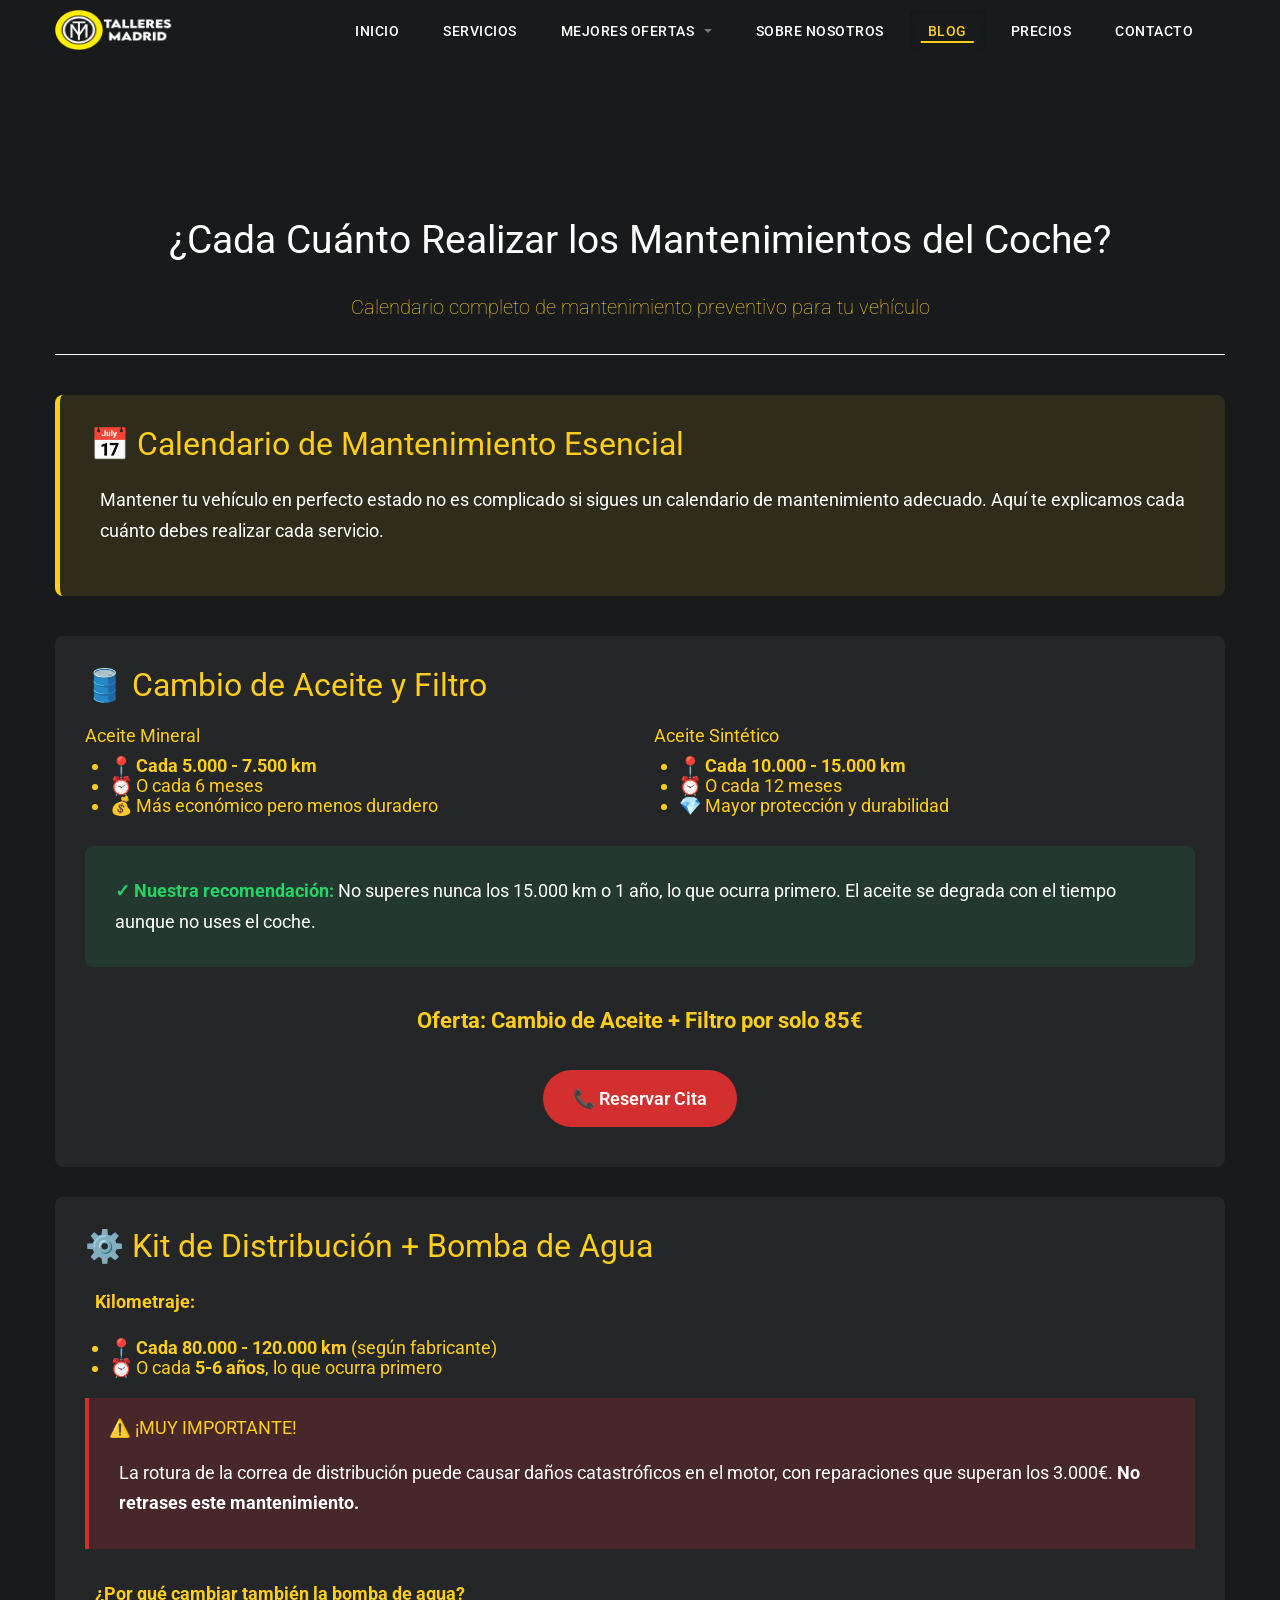
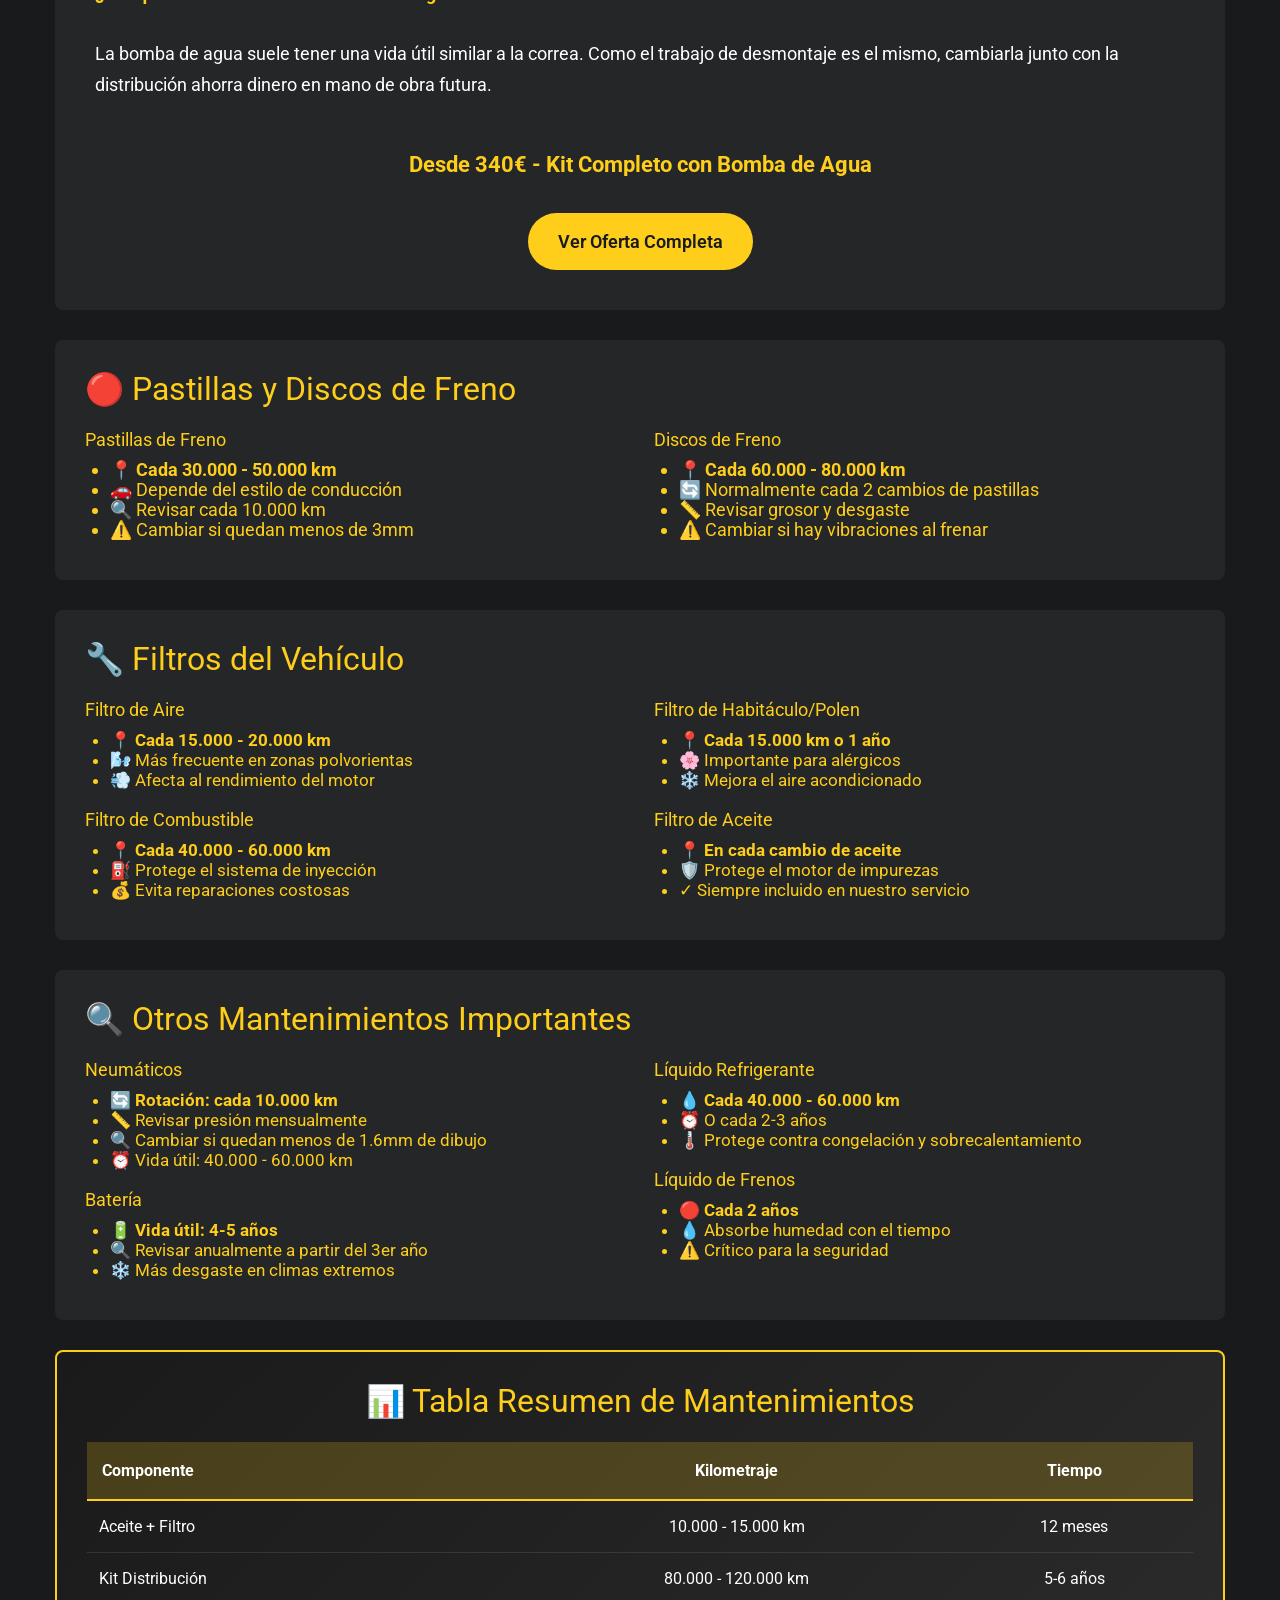
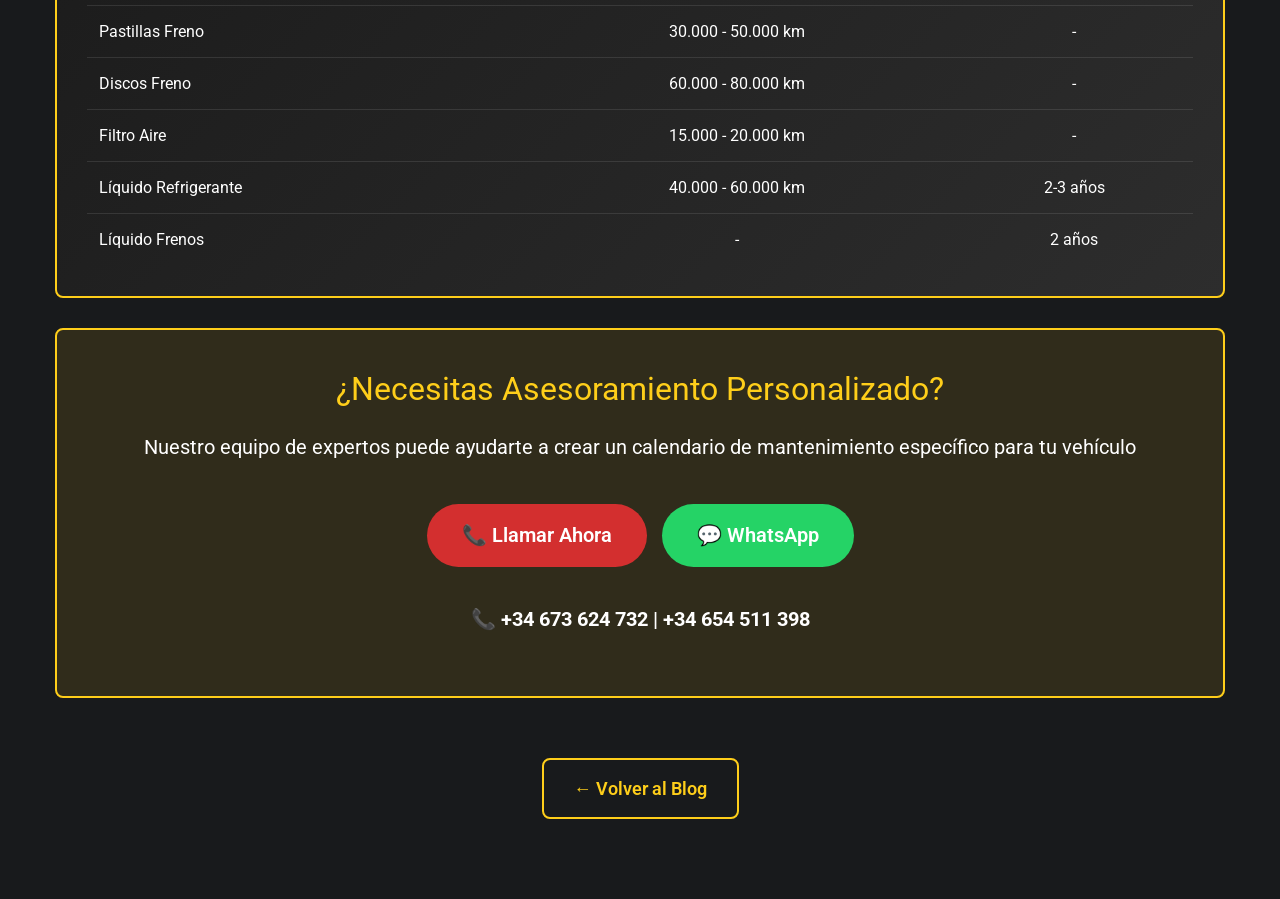
<file: blog-cada-cuanto-mantenimiento.html>
<!DOCTYPE html>
<html lang="es">
<head>
    <meta charset="utf-8">
    <meta name="viewport" content="width=device-width, initial-scale=1.0">
    <meta name="description" content="Guía completa sobre cada cuánto realizar mantenimientos: aceite, distribución, pastillas, filtros y más. Talleres Madrid - Expertos en mantenimiento preventivo."/>
    <title>¿Cada Cuánto Realizar los Mantenimientos del Coche? | Talleres Madrid</title>
    
    <!-- Load Roboto font -->
    <link href='http://fonts.googleapis.com/css?family=Roboto:400,300,700&amp;subset=latin,latin-ext' rel='stylesheet' type='text/css'>
    <!-- Load css styles -->
    <link rel="stylesheet" type="text/css" href="css/bootstrap.css" />
    <link rel="stylesheet" type="text/css" href="css/bootstrap-responsive.css" />
    <link rel="stylesheet" type="text/css" href="css/style.css" />
    <link rel="stylesheet" type="text/css" href="css/pluton.css" />
    <link rel="stylesheet" type="text/css" href="css/animate.css" />
    <link rel="shortcut icon" href="images/ico/favicon.ico">
</head>

<body>
    <div class="navbar">
        <div class="navbar-inner">
            <div class="container">
                <a href="index.html" class="brand">
                    <img src="images/logo.png" width="90" height="30" alt="Logo"/>
                </a>
                <button type="button" class="btn btn-navbar" data-toggle="collapse" data-target=".nav-collapse">
                    <i class="icon-menu"></i>
                </button>
                <div class="nav-collapse collapse pull-right">
                    <ul class="nav" id="top-navigation">
                        <li><a href="index.html#home">INICIO</a></li>
                        <li><a href="index.html#service">SERVICIOS</a></li>
                        <li class="dropdown">
                            <a href="index.html#portfolio" class="dropdown-toggle" data-toggle="dropdown">MEJORES OFERTAS <b class="caret"></b></a>
                            <ul class="dropdown-menu">
                                <li><a href="kit-distribucion-bomba.html">KIT DE DISTRIBUCION + BOMBA DE AGUA</a></li>
                            </ul>
                        </li>
                        <li><a href="index.html#about">SOBRE NOSOTROS</a></li>
                        <li class="active"><a href="index.html#clients">BLOG</a></li>
                        <li><a href="index.html#price">PRECIOS</a></li>
                        <li><a href="index.html#contact">CONTACTO</a></li>
                    </ul>
                </div>
            </div>
        </div>
    </div>

    <!-- Article Content -->
    <div class="section primary-section" style="padding: 80px 0;">
        <div class="container">
            <div class="title">
                <h1>¿Cada Cuánto Realizar los Mantenimientos del Coche?</h1>
                <p>Calendario completo de mantenimiento preventivo para tu vehículo</p>
            </div>
            
            <div class="row-fluid" style="margin-top: 40px;">
                <div class="span12">
                    
                    <div style="background: rgba(254, 206, 26, 0.1); padding: 30px; border-radius: 8px; border-left: 5px solid #FECE1A; margin-bottom: 40px;">
                        <h2 style="color: #FECE1A; margin-top: 0;">📅 Calendario de Mantenimiento Esencial</h2>
                        <p style="font-size: 18px;">
                            Mantener tu vehículo en perfecto estado no es complicado si sigues un calendario de mantenimiento adecuado. Aquí te explicamos cada cuánto debes realizar cada servicio.
                        </p>
                    </div>

                    <!-- Aceite y Filtro -->
                    <div style="background: rgba(255,255,255,0.05); padding: 30px; border-radius: 8px; margin-bottom: 30px;">
                        <h2 style="color: #FECE1A; margin-top: 0;">🛢️ Cambio de Aceite y Filtro</h2>
                        
                        <div class="row-fluid">
                            <div class="span6">
                                <h4 style="color: #FECE1A;">Aceite Mineral</h4>
                                <ul style="font-size: 18px; line-height: 2;">
                                    <li>📍 <strong>Cada 5.000 - 7.500 km</strong></li>
                                    <li>⏰ O cada 6 meses</li>
                                    <li>💰 Más económico pero menos duradero</li>
                                </ul>
                            </div>
                            <div class="span6">
                                <h4 style="color: #FECE1A;">Aceite Sintético</h4>
                                <ul style="font-size: 18px; line-height: 2;">
                                    <li>📍 <strong>Cada 10.000 - 15.000 km</strong></li>
                                    <li>⏰ O cada 12 meses</li>
                                    <li>💎 Mayor protección y durabilidad</li>
                                </ul>
                            </div>
                        </div>

                        <div style="background: rgba(37, 211, 102, 0.1); padding: 20px; border-radius: 8px; margin-top: 20px;">
                            <p style="font-size: 18px; margin: 0;">
                                <strong style="color: #25D366;">✓ Nuestra recomendación:</strong> No superes nunca los 15.000 km o 1 año, lo que ocurra primero. El aceite se degrada con el tiempo aunque no uses el coche.
                            </p>
                        </div>

                        <div style="text-align: center; margin-top: 25px;">
                            <p style="font-size: 22px; color: #FECE1A;"><strong>Oferta: Cambio de Aceite + Filtro por solo 85€</strong></p>
                            <a href="tel:+34673624732" style="display: inline-block; background: #d32f2f; color: white; padding: 15px 30px; border-radius: 50px; font-size: 18px; font-weight: 600; text-decoration: none; margin: 10px;">
                                📞 Reservar Cita
                            </a>
                        </div>
                    </div>

                    <!-- Kit de Distribución -->
                    <div style="background: rgba(255,255,255,0.05); padding: 30px; border-radius: 8px; margin-bottom: 30px;">
                        <h2 style="color: #FECE1A; margin-top: 0;">⚙️ Kit de Distribución + Bomba de Agua</h2>
                        
                        <div style="font-size: 18px; line-height: 2;">
                            <p><strong style="color: #FECE1A;">Kilometraje:</strong></p>
                            <ul>
                                <li>📍 <strong>Cada 80.000 - 120.000 km</strong> (según fabricante)</li>
                                <li>⏰ O cada <strong>5-6 años</strong>, lo que ocurra primero</li>
                            </ul>

                            <div style="background: rgba(211, 47, 47, 0.2); padding: 20px; border-left: 4px solid #d32f2f; margin: 20px 0;">
                                <h4 style="color: #FECE1A; margin-top: 0;">⚠️ ¡MUY IMPORTANTE!</h4>
                                <p style="margin-bottom: 0;">
                                    La rotura de la correa de distribución puede causar daños catastróficos en el motor, con reparaciones que superan los 3.000€. <strong>No retrases este mantenimiento.</strong>
                                </p>
                            </div>

                            <p><strong style="color: #FECE1A;">¿Por qué cambiar también la bomba de agua?</strong></p>
                            <p>La bomba de agua suele tener una vida útil similar a la correa. Como el trabajo de desmontaje es el mismo, cambiarla junto con la distribución ahorra dinero en mano de obra futura.</p>
                        </div>

                        <div style="text-align: center; margin-top: 25px;">
                            <p style="font-size: 22px; color: #FECE1A;"><strong>Desde 340€ - Kit Completo con Bomba de Agua</strong></p>
                            <a href="kit-distribucion-bomba.html" style="display: inline-block; background: #FECE1A; color: #181A1C; padding: 15px 30px; border-radius: 50px; font-size: 18px; font-weight: 600; text-decoration: none; margin: 10px;">
                                Ver Oferta Completa
                            </a>
                        </div>
                    </div>

                    <!-- Pastillas y Discos de Freno -->
                    <div style="background: rgba(255,255,255,0.05); padding: 30px; border-radius: 8px; margin-bottom: 30px;">
                        <h2 style="color: #FECE1A; margin-top: 0;">🔴 Pastillas y Discos de Freno</h2>
                        
                        <div class="row-fluid">
                            <div class="span6">
                                <h4 style="color: #FECE1A;">Pastillas de Freno</h4>
                                <ul style="font-size: 18px; line-height: 2;">
                                    <li>📍 <strong>Cada 30.000 - 50.000 km</strong></li>
                                    <li>🚗 Depende del estilo de conducción</li>
                                    <li>🔍 Revisar cada 10.000 km</li>
                                    <li>⚠️ Cambiar si quedan menos de 3mm</li>
                                </ul>
                            </div>
                            <div class="span6">
                                <h4 style="color: #FECE1A;">Discos de Freno</h4>
                                <ul style="font-size: 18px; line-height: 2;">
                                    <li>📍 <strong>Cada 60.000 - 80.000 km</strong></li>
                                    <li>🔄 Normalmente cada 2 cambios de pastillas</li>
                                    <li>📏 Revisar grosor y desgaste</li>
                                    <li>⚠️ Cambiar si hay vibraciones al frenar</li>
                                </ul>
                            </div>
                        </div>
                    </div>

                    <!-- Filtros -->
                    <div style="background: rgba(255,255,255,0.05); padding: 30px; border-radius: 8px; margin-bottom: 30px;">
                        <h2 style="color: #FECE1A; margin-top: 0;">🔧 Filtros del Vehículo</h2>
                        
                        <div class="row-fluid">
                            <div class="span6">
                                <h4 style="color: #FECE1A;">Filtro de Aire</h4>
                                <ul style="font-size: 17px; line-height: 1.8;">
                                    <li>📍 <strong>Cada 15.000 - 20.000 km</strong></li>
                                    <li>🌬️ Más frecuente en zonas polvorientas</li>
                                    <li>💨 Afecta al rendimiento del motor</li>
                                </ul>

                                <h4 style="color: #FECE1A; margin-top: 20px;">Filtro de Combustible</h4>
                                <ul style="font-size: 17px; line-height: 1.8;">
                                    <li>📍 <strong>Cada 40.000 - 60.000 km</strong></li>
                                    <li>⛽ Protege el sistema de inyección</li>
                                    <li>💰 Evita reparaciones costosas</li>
                                </ul>
                            </div>
                            <div class="span6">
                                <h4 style="color: #FECE1A;">Filtro de Habitáculo/Polen</h4>
                                <ul style="font-size: 17px; line-height: 1.8;">
                                    <li>📍 <strong>Cada 15.000 km o 1 año</strong></li>
                                    <li>🌸 Importante para alérgicos</li>
                                    <li>❄️ Mejora el aire acondicionado</li>
                                </ul>

                                <h4 style="color: #FECE1A; margin-top: 20px;">Filtro de Aceite</h4>
                                <ul style="font-size: 17px; line-height: 1.8;">
                                    <li>📍 <strong>En cada cambio de aceite</strong></li>
                                    <li>🛡️ Protege el motor de impurezas</li>
                                    <li>✓ Siempre incluido en nuestro servicio</li>
                                </ul>
                            </div>
                        </div>
                    </div>

                    <!-- Otros Mantenimientos -->
                    <div style="background: rgba(255,255,255,0.05); padding: 30px; border-radius: 8px; margin-bottom: 30px;">
                        <h2 style="color: #FECE1A; margin-top: 0;">🔍 Otros Mantenimientos Importantes</h2>
                        
                        <div class="row-fluid">
                            <div class="span6">
                                <h4 style="color: #FECE1A;">Neumáticos</h4>
                                <ul style="font-size: 17px; line-height: 1.8;">
                                    <li>🔄 <strong>Rotación: cada 10.000 km</strong></li>
                                    <li>📏 Revisar presión mensualmente</li>
                                    <li>🔍 Cambiar si quedan menos de 1.6mm de dibujo</li>
                                    <li>⏰ Vida útil: 40.000 - 60.000 km</li>
                                </ul>

                                <h4 style="color: #FECE1A; margin-top: 20px;">Batería</h4>
                                <ul style="font-size: 17px; line-height: 1.8;">
                                    <li>🔋 <strong>Vida útil: 4-5 años</strong></li>
                                    <li>🔍 Revisar anualmente a partir del 3er año</li>
                                    <li>❄️ Más desgaste en climas extremos</li>
                                </ul>
                            </div>
                            <div class="span6">
                                <h4 style="color: #FECE1A;">Líquido Refrigerante</h4>
                                <ul style="font-size: 17px; line-height: 1.8;">
                                    <li>💧 <strong>Cada 40.000 - 60.000 km</strong></li>
                                    <li>⏰ O cada 2-3 años</li>
                                    <li>🌡️ Protege contra congelación y sobrecalentamiento</li>
                                </ul>

                                <h4 style="color: #FECE1A; margin-top: 20px;">Líquido de Frenos</h4>
                                <ul style="font-size: 17px; line-height: 1.8;">
                                    <li>🔴 <strong>Cada 2 años</strong></li>
                                    <li>💧 Absorbe humedad con el tiempo</li>
                                    <li>⚠️ Crítico para la seguridad</li>
                                </ul>
                            </div>
                        </div>
                    </div>

                    <!-- Tabla Resumen -->
                    <div style="background: linear-gradient(135deg, #1a1a1a 0%, #2d2d2d 100%); padding: 30px; border-radius: 8px; border: 2px solid #FECE1A; margin-bottom: 30px;">
                        <h2 style="color: #FECE1A; margin-top: 0; text-align: center;">📊 Tabla Resumen de Mantenimientos</h2>
                        
                        <table style="width: 100%; color: #fff; font-size: 16px; margin-top: 20px;">
                            <thead>
                                <tr style="background: rgba(254, 206, 26, 0.2); border-bottom: 2px solid #FECE1A;">
                                    <th style="padding: 15px; text-align: left;">Componente</th>
                                    <th style="padding: 15px; text-align: center;">Kilometraje</th>
                                    <th style="padding: 15px; text-align: center;">Tiempo</th>
                                </tr>
                            </thead>
                            <tbody>
                                <tr style="border-bottom: 1px solid rgba(255,255,255,0.1);">
                                    <td style="padding: 12px;">Aceite + Filtro</td>
                                    <td style="padding: 12px; text-align: center;">10.000 - 15.000 km</td>
                                    <td style="padding: 12px; text-align: center;">12 meses</td>
                                </tr>
                                <tr style="border-bottom: 1px solid rgba(255,255,255,0.1);">
                                    <td style="padding: 12px;">Kit Distribución</td>
                                    <td style="padding: 12px; text-align: center;">80.000 - 120.000 km</td>
                                    <td style="padding: 12px; text-align: center;">5-6 años</td>
                                </tr>
                                <tr style="border-bottom: 1px solid rgba(255,255,255,0.1);">
                                    <td style="padding: 12px;">Pastillas Freno</td>
                                    <td style="padding: 12px; text-align: center;">30.000 - 50.000 km</td>
                                    <td style="padding: 12px; text-align: center;">-</td>
                                </tr>
                                <tr style="border-bottom: 1px solid rgba(255,255,255,0.1);">
                                    <td style="padding: 12px;">Discos Freno</td>
                                    <td style="padding: 12px; text-align: center;">60.000 - 80.000 km</td>
                                    <td style="padding: 12px; text-align: center;">-</td>
                                </tr>
                                <tr style="border-bottom: 1px solid rgba(255,255,255,0.1);">
                                    <td style="padding: 12px;">Filtro Aire</td>
                                    <td style="padding: 12px; text-align: center;">15.000 - 20.000 km</td>
                                    <td style="padding: 12px; text-align: center;">-</td>
                                </tr>
                                <tr style="border-bottom: 1px solid rgba(255,255,255,0.1);">
                                    <td style="padding: 12px;">Líquido Refrigerante</td>
                                    <td style="padding: 12px; text-align: center;">40.000 - 60.000 km</td>
                                    <td style="padding: 12px; text-align: center;">2-3 años</td>
                                </tr>
                                <tr>
                                    <td style="padding: 12px;">Líquido Frenos</td>
                                    <td style="padding: 12px; text-align: center;">-</td>
                                    <td style="padding: 12px; text-align: center;">2 años</td>
                                </tr>
                            </tbody>
                        </table>
                    </div>

                    <!-- CTA Final -->
                    <div style="text-align: center; background: rgba(254, 206, 26, 0.1); padding: 40px; border-radius: 8px; border: 2px solid #FECE1A;">
                        <h2 style="color: #FECE1A; margin-top: 0;">¿Necesitas Asesoramiento Personalizado?</h2>
                        <p style="font-size: 20px; margin-bottom: 30px;">
                            Nuestro equipo de expertos puede ayudarte a crear un calendario de mantenimiento específico para tu vehículo
                        </p>
                        <div style="display: flex; gap: 15px; justify-content: center; flex-wrap: wrap;">
                            <a href="tel:+34673624732" style="display: inline-block; background: #d32f2f; color: white; padding: 18px 35px; border-radius: 50px; font-size: 20px; font-weight: 600; text-decoration: none;">
                                📞 Llamar Ahora
                            </a>
                            <a href="https://wa.me/34673624732?text=Hola,%20necesito%20asesoramiento%20sobre%20el%20mantenimiento%20de%20mi%20vehículo" target="_blank" style="display: inline-block; background: #25D366; color: white; padding: 18px 35px; border-radius: 50px; font-size: 20px; font-weight: 600; text-decoration: none;">
                                💬 WhatsApp
                            </a>
                        </div>
                        <p style="margin-top: 25px; font-size: 20px;">
                            <strong>📞 +34 673 624 732 | +34 654 511 398</strong>
                        </p>
                    </div>

                </div>
            </div>

            <div style="text-align: center; margin-top: 60px;">
                <a href="index.html#clients" style="display: inline-block; background: #181A1C; color: #FECE1A; padding: 15px 30px; border: 2px solid #FECE1A; border-radius: 8px; font-size: 18px; font-weight: 600; text-decoration: none;">
                    ← Volver al Blog
                </a>
            </div>
        </div>
    </div>

    <!-- Footer -->
    <div class="footer">
    </div>

    <!-- ScrollUp button -->
    <div class="scrollup">
        <a href="#">
            <i class="icon-up-open"></i>
        </a>
    </div>

    <!-- Include javascript -->
    <script src="js/jquery.js"></script>
    <script type="text/javascript" src="js/bootstrap.js"></script>
    <script type="text/javascript" src="js/app.js"></script>
</body>
</html>
</file>
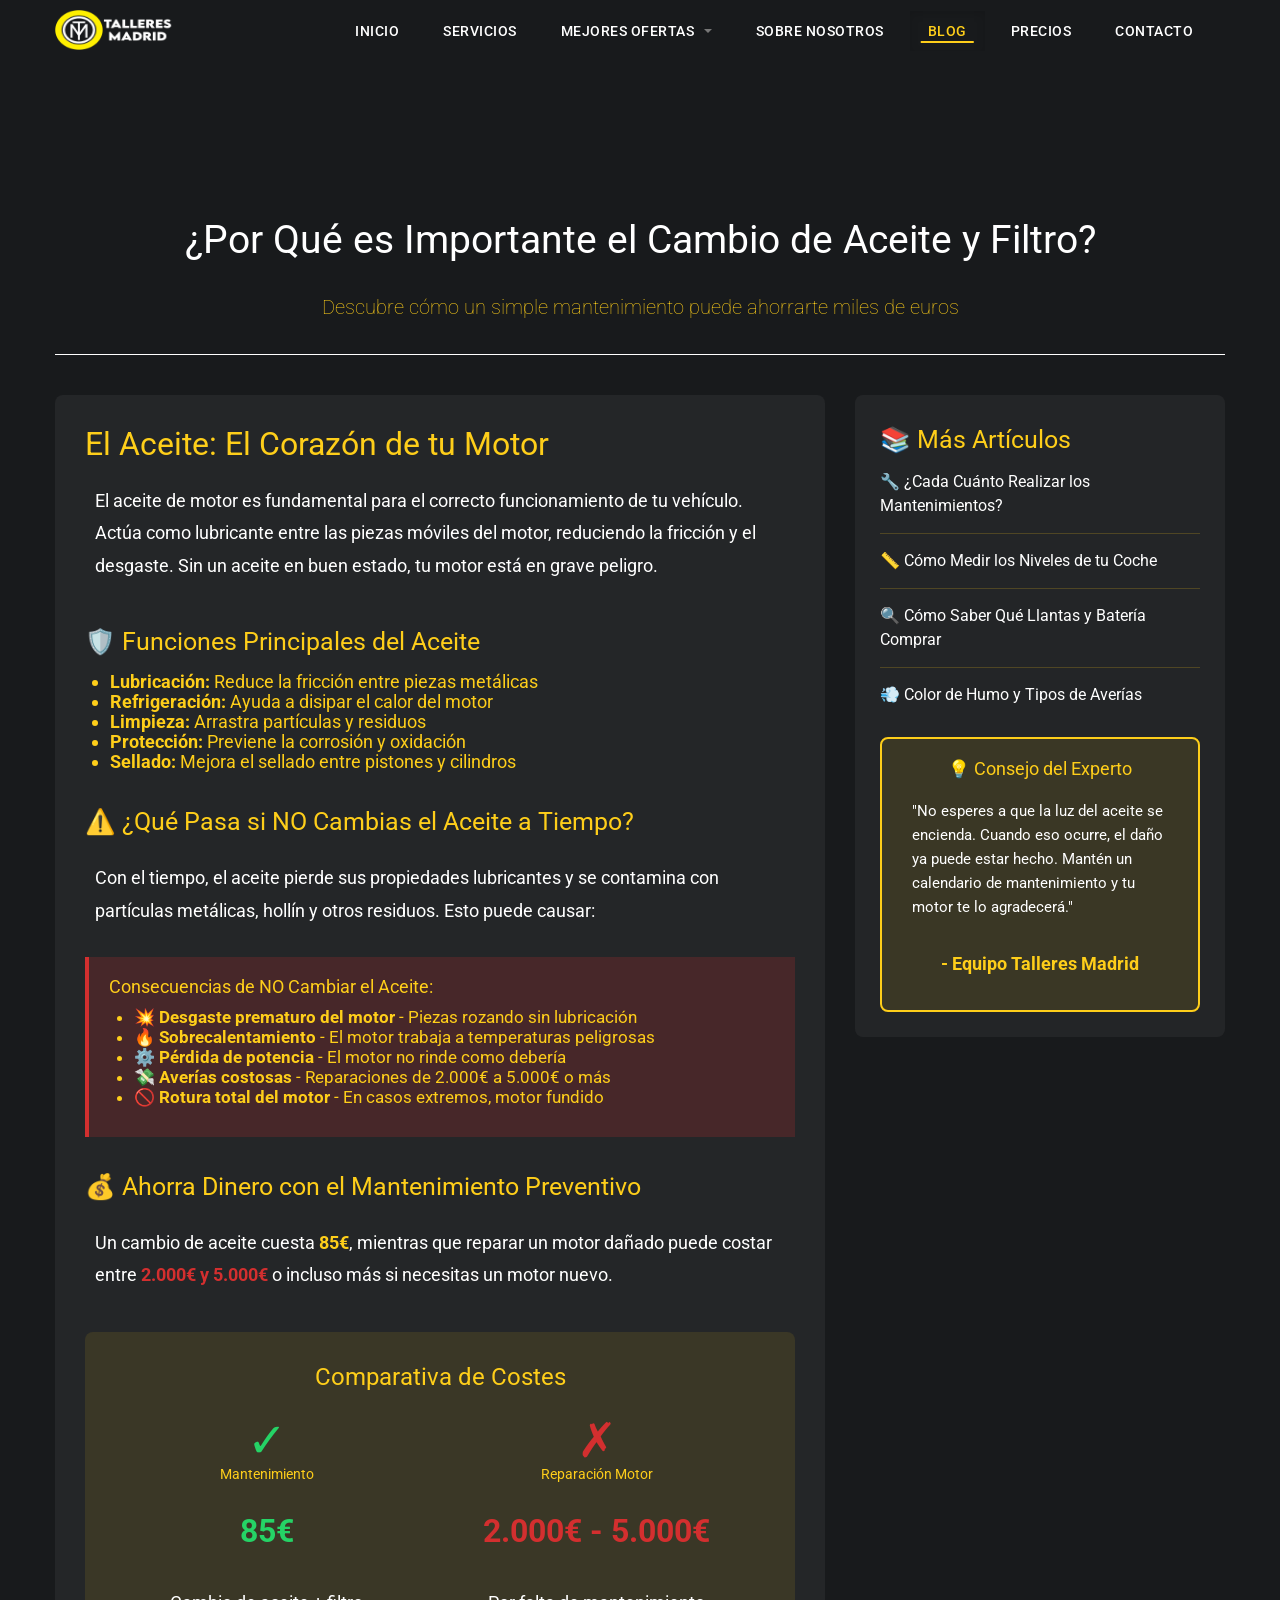
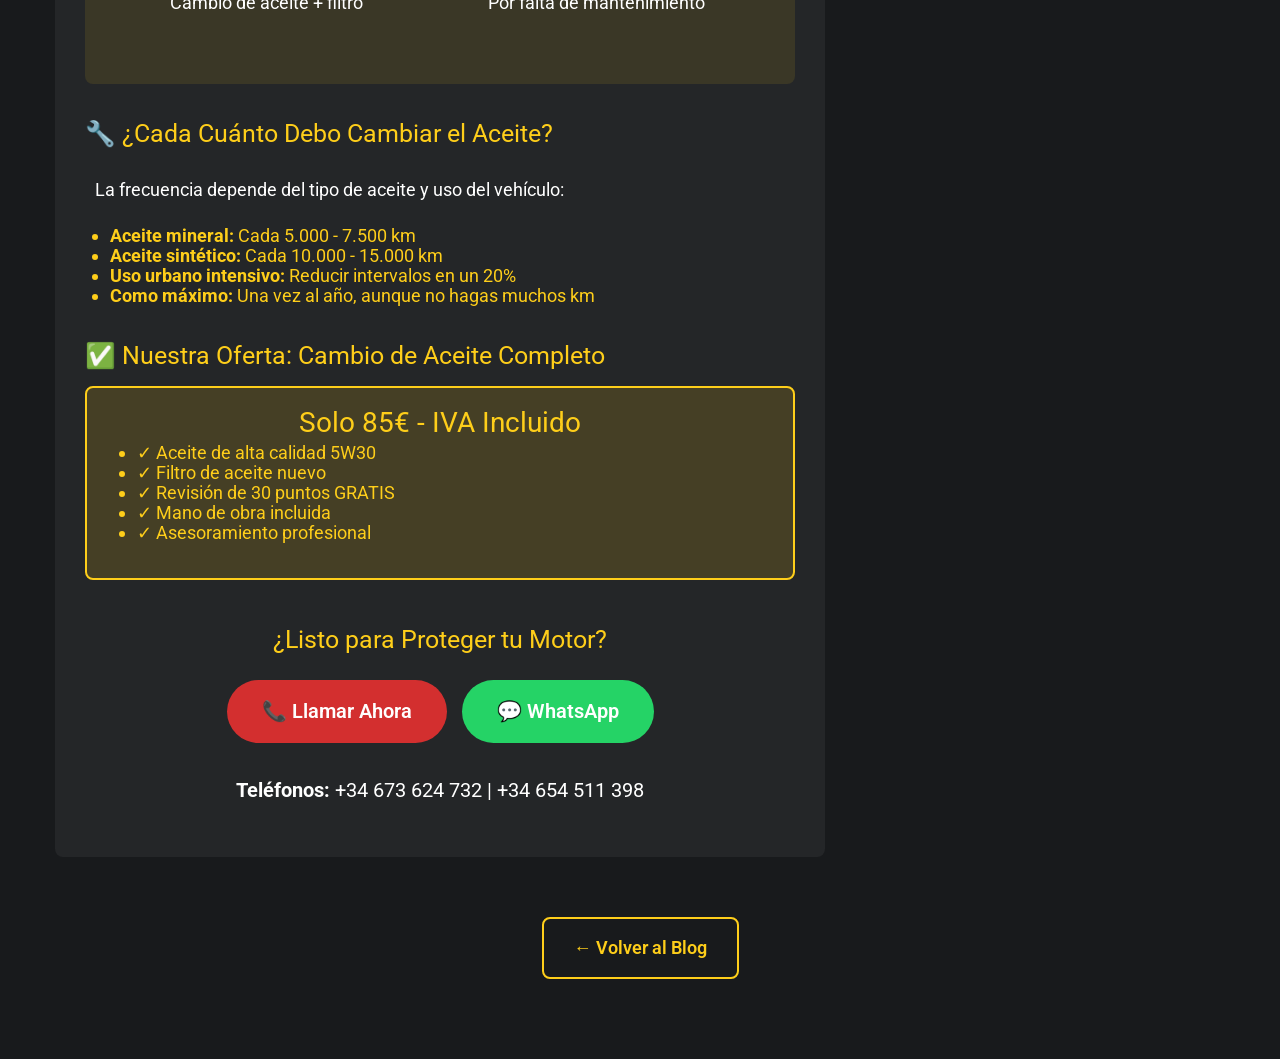
<file: blog-importancia-cambio-aceite.html>
<!DOCTYPE html>
<html lang="es">
<head>
    <meta charset="utf-8">
    <meta name="viewport" content="width=device-width, initial-scale=1.0">
    <meta name="description" content="Descubre por qué es crucial cambiar el aceite y filtro a tiempo. Ahorra miles de euros evitando averías costosas del motor. Talleres Madrid - Expertos en mantenimiento."/>
    <title>¿Por Qué es Importante el Cambio de Aceite y Filtro? | Talleres Madrid</title>
    
    <!-- Load Roboto font -->
    <link href='http://fonts.googleapis.com/css?family=Roboto:400,300,700&amp;subset=latin,latin-ext' rel='stylesheet' type='text/css'>
    <!-- Load css styles -->
    <link rel="stylesheet" type="text/css" href="css/bootstrap.css" />
    <link rel="stylesheet" type="text/css" href="css/bootstrap-responsive.css" />
    <link rel="stylesheet" type="text/css" href="css/style.css" />
    <link rel="stylesheet" type="text/css" href="css/pluton.css" />
    <link rel="stylesheet" type="text/css" href="css/animate.css" />
    <link rel="shortcut icon" href="images/ico/favicon.ico">
</head>

<body>
    <div class="navbar">
        <div class="navbar-inner">
            <div class="container">
                <a href="index.html" class="brand">
                    <img src="images/logo.png" width="90" height="30" alt="Logo"/>
                </a>
                <button type="button" class="btn btn-navbar" data-toggle="collapse" data-target=".nav-collapse">
                    <i class="icon-menu"></i>
                </button>
                <div class="nav-collapse collapse pull-right">
                    <ul class="nav" id="top-navigation">
                        <li><a href="index.html#home">INICIO</a></li>
                        <li><a href="index.html#service">SERVICIOS</a></li>
                        <li class="dropdown">
                            <a href="index.html#portfolio" class="dropdown-toggle" data-toggle="dropdown">MEJORES OFERTAS <b class="caret"></b></a>
                            <ul class="dropdown-menu">
                                <li><a href="kit-distribucion-bomba.html">KIT DE DISTRIBUCION + BOMBA DE AGUA</a></li>
                            </ul>
                        </li>
                        <li><a href="index.html#about">SOBRE NOSOTROS</a></li>
                        <li class="active"><a href="index.html#clients">BLOG</a></li>
                        <li><a href="index.html#price">PRECIOS</a></li>
                        <li><a href="index.html#contact">CONTACTO</a></li>
                    </ul>
                </div>
            </div>
        </div>
    </div>

    <!-- Article Content -->
    <div class="section primary-section" style="padding: 80px 0;">
        <div class="container">
            <div class="title">
                <h1>¿Por Qué es Importante el Cambio de Aceite y Filtro?</h1>
                <p>Descubre cómo un simple mantenimiento puede ahorrarte miles de euros</p>
            </div>
            
            <div class="row-fluid" style="margin-top: 40px;">
                <div class="span8" style="background: rgba(255,255,255,0.05); padding: 30px; border-radius: 8px;">
                    
                    <h2 style="color: #FECE1A; margin-top: 0;">El Aceite: El Corazón de tu Motor</h2>
                    <p style="font-size: 18px; line-height: 1.8;">
                        El aceite de motor es fundamental para el correcto funcionamiento de tu vehículo. Actúa como lubricante entre las piezas móviles del motor, reduciendo la fricción y el desgaste. Sin un aceite en buen estado, tu motor está en grave peligro.
                    </p>

                    <h3 style="color: #FECE1A; margin-top: 30px;">🛡️ Funciones Principales del Aceite</h3>
                    <ul style="font-size: 18px; line-height: 2;">
                        <li><strong>Lubricación:</strong> Reduce la fricción entre piezas metálicas</li>
                        <li><strong>Refrigeración:</strong> Ayuda a disipar el calor del motor</li>
                        <li><strong>Limpieza:</strong> Arrastra partículas y residuos</li>
                        <li><strong>Protección:</strong> Previene la corrosión y oxidación</li>
                        <li><strong>Sellado:</strong> Mejora el sellado entre pistones y cilindros</li>
                    </ul>

                    <h3 style="color: #FECE1A; margin-top: 30px;">⚠️ ¿Qué Pasa si NO Cambias el Aceite a Tiempo?</h3>
                    <p style="font-size: 18px; line-height: 1.8;">
                        Con el tiempo, el aceite pierde sus propiedades lubricantes y se contamina con partículas metálicas, hollín y otros residuos. Esto puede causar:
                    </p>
                    
                    <div style="background: rgba(211, 47, 47, 0.2); padding: 20px; border-left: 4px solid #d32f2f; margin: 20px 0;">
                        <h4 style="color: #FECE1A; margin-top: 0;">Consecuencias de NO Cambiar el Aceite:</h4>
                        <ul style="font-size: 17px; line-height: 2;">
                            <li>💥 <strong>Desgaste prematuro del motor</strong> - Piezas rozando sin lubricación</li>
                            <li>🔥 <strong>Sobrecalentamiento</strong> - El motor trabaja a temperaturas peligrosas</li>
                            <li>⚙️ <strong>Pérdida de potencia</strong> - El motor no rinde como debería</li>
                            <li>💸 <strong>Averías costosas</strong> - Reparaciones de 2.000€ a 5.000€ o más</li>
                            <li>🚫 <strong>Rotura total del motor</strong> - En casos extremos, motor fundido</li>
                        </ul>
                    </div>

                    <h3 style="color: #FECE1A; margin-top: 30px;">💰 Ahorra Dinero con el Mantenimiento Preventivo</h3>
                    <p style="font-size: 18px; line-height: 1.8;">
                        Un cambio de aceite cuesta <strong style="color: #FECE1A;">85€</strong>, mientras que reparar un motor dañado puede costar entre <strong style="color: #d32f2f;">2.000€ y 5.000€</strong> o incluso más si necesitas un motor nuevo.
                    </p>

                    <div style="background: rgba(254, 206, 26, 0.1); padding: 25px; border-radius: 8px; margin: 30px 0;">
                        <h4 style="color: #FECE1A; text-align: center; font-size: 24px;">Comparativa de Costes</h4>
                        <div style="display: flex; justify-content: space-around; flex-wrap: wrap; margin-top: 20px;">
                            <div style="text-align: center; padding: 20px;">
                                <div style="font-size: 48px; color: #25D366;">✓</div>
                                <h5 style="color: #FECE1A;">Mantenimiento</h5>
                                <p style="font-size: 32px; font-weight: bold; color: #25D366;">85€</p>
                                <p>Cambio de aceite + filtro</p>
                            </div>
                            <div style="text-align: center; padding: 20px;">
                                <div style="font-size: 48px; color: #d32f2f;">✗</div>
                                <h5 style="color: #FECE1A;">Reparación Motor</h5>
                                <p style="font-size: 32px; font-weight: bold; color: #d32f2f;">2.000€ - 5.000€</p>
                                <p>Por falta de mantenimiento</p>
                            </div>
                        </div>
                    </div>

                    <h3 style="color: #FECE1A; margin-top: 30px;">🔧 ¿Cada Cuánto Debo Cambiar el Aceite?</h3>
                    <p style="font-size: 18px; line-height: 1.8;">
                        La frecuencia depende del tipo de aceite y uso del vehículo:
                    </p>
                    <ul style="font-size: 18px; line-height: 2;">
                        <li><strong>Aceite mineral:</strong> Cada 5.000 - 7.500 km</li>
                        <li><strong>Aceite sintético:</strong> Cada 10.000 - 15.000 km</li>
                        <li><strong>Uso urbano intensivo:</strong> Reducir intervalos en un 20%</li>
                        <li><strong>Como máximo:</strong> Una vez al año, aunque no hagas muchos km</li>
                    </ul>

                    <h3 style="color: #FECE1A; margin-top: 30px;">✅ Nuestra Oferta: Cambio de Aceite Completo</h3>
                    <div style="background: rgba(254, 206, 26, 0.15); padding: 25px; border-radius: 8px; border: 2px solid #FECE1A;">
                        <h4 style="color: #FECE1A; margin-top: 0; font-size: 28px; text-align: center;">Solo 85€ - IVA Incluido</h4>
                        <ul style="font-size: 18px; line-height: 2;">
                            <li>✓ Aceite de alta calidad 5W30</li>
                            <li>✓ Filtro de aceite nuevo</li>
                            <li>✓ Revisión de 30 puntos GRATIS</li>
                            <li>✓ Mano de obra incluida</li>
                            <li>✓ Asesoramiento profesional</li>
                        </ul>
                    </div>

                    <div style="text-align: center; margin-top: 40px;">
                        <h3 style="color: #FECE1A;">¿Listo para Proteger tu Motor?</h3>
                        <div style="display: flex; gap: 15px; justify-content: center; flex-wrap: wrap; margin-top: 20px;">
                            <a href="tel:+34673624732" style="display: inline-block; background: #d32f2f; color: white; padding: 18px 35px; border-radius: 50px; font-size: 20px; font-weight: 600; text-decoration: none; transition: all 0.3s ease;">
                                📞 Llamar Ahora
                            </a>
                            <a href="https://wa.me/34673624732?text=Hola,%20quiero%20reservar%20cita%20para%20cambio%20de%20aceite%20y%20filtro%20por%2085€" target="_blank" style="display: inline-block; background: #25D366; color: white; padding: 18px 35px; border-radius: 50px; font-size: 20px; font-weight: 600; text-decoration: none; transition: all 0.3s ease;">
                                💬 WhatsApp
                            </a>
                        </div>
                        <p style="margin-top: 20px; font-size: 20px;">
                            <strong>Teléfonos:</strong> +34 673 624 732 | +34 654 511 398
                        </p>
                    </div>

                </div>

                <div class="span4">
                    <div style="background: rgba(255,255,255,0.05); padding: 25px; border-radius: 8px; position: sticky; top: 20px;">
                        <h3 style="color: #FECE1A; margin-top: 0;">📚 Más Artículos</h3>
                        <ul style="list-style: none; margin: 0; padding: 0;">
                            <li style="margin-bottom: 15px; padding-bottom: 15px; border-bottom: 1px solid rgba(254,206,26,0.2);">
                                <a href="blog-cada-cuanto-mantenimiento.html" style="color: #fff; font-size: 16px; line-height: 1.5;">
                                    🔧 ¿Cada Cuánto Realizar los Mantenimientos?
                                </a>
                            </li>
                            <li style="margin-bottom: 15px; padding-bottom: 15px; border-bottom: 1px solid rgba(254,206,26,0.2);">
                                <a href="index.html#clients" style="color: #fff; font-size: 16px; line-height: 1.5;">
                                    📏 Cómo Medir los Niveles de tu Coche
                                </a>
                            </li>
                            <li style="margin-bottom: 15px; padding-bottom: 15px; border-bottom: 1px solid rgba(254,206,26,0.2);">
                                <a href="index.html#clients" style="color: #fff; font-size: 16px; line-height: 1.5;">
                                    🔍 Cómo Saber Qué Llantas y Batería Comprar
                                </a>
                            </li>
                            <li>
                                <a href="index.html#clients" style="color: #fff; font-size: 16px; line-height: 1.5;">
                                    💨 Color de Humo y Tipos de Averías
                                </a>
                            </li>
                        </ul>

                        <div style="margin-top: 30px; padding: 20px; background: rgba(254,206,26,0.1); border-radius: 8px; border: 2px solid #FECE1A;">
                            <h4 style="color: #FECE1A; margin-top: 0; text-align: center;">💡 Consejo del Experto</h4>
                            <p style="font-size: 15px; line-height: 1.6;">
                                "No esperes a que la luz del aceite se encienda. Cuando eso ocurre, el daño ya puede estar hecho. Mantén un calendario de mantenimiento y tu motor te lo agradecerá."
                            </p>
                            <p style="text-align: center; margin-bottom: 0;">
                                <strong style="color: #FECE1A;">- Equipo Talleres Madrid</strong>
                            </p>
                        </div>
                    </div>
                </div>
            </div>

            <div style="text-align: center; margin-top: 60px;">
                <a href="index.html#clients" style="display: inline-block; background: #181A1C; color: #FECE1A; padding: 15px 30px; border: 2px solid #FECE1A; border-radius: 8px; font-size: 18px; font-weight: 600; text-decoration: none; transition: all 0.3s ease;">
                    ← Volver al Blog
                </a>
            </div>
        </div>
    </div>

    <!-- Footer -->
    <div class="footer">
    </div>

    <!-- ScrollUp button -->
    <div class="scrollup">
        <a href="#">
            <i class="icon-up-open"></i>
        </a>
    </div>

    <!-- Include javascript -->
    <script src="js/jquery.js"></script>
    <script type="text/javascript" src="js/bootstrap.js"></script>
    <script type="text/javascript" src="js/app.js"></script>
</body>
</html>
</file>
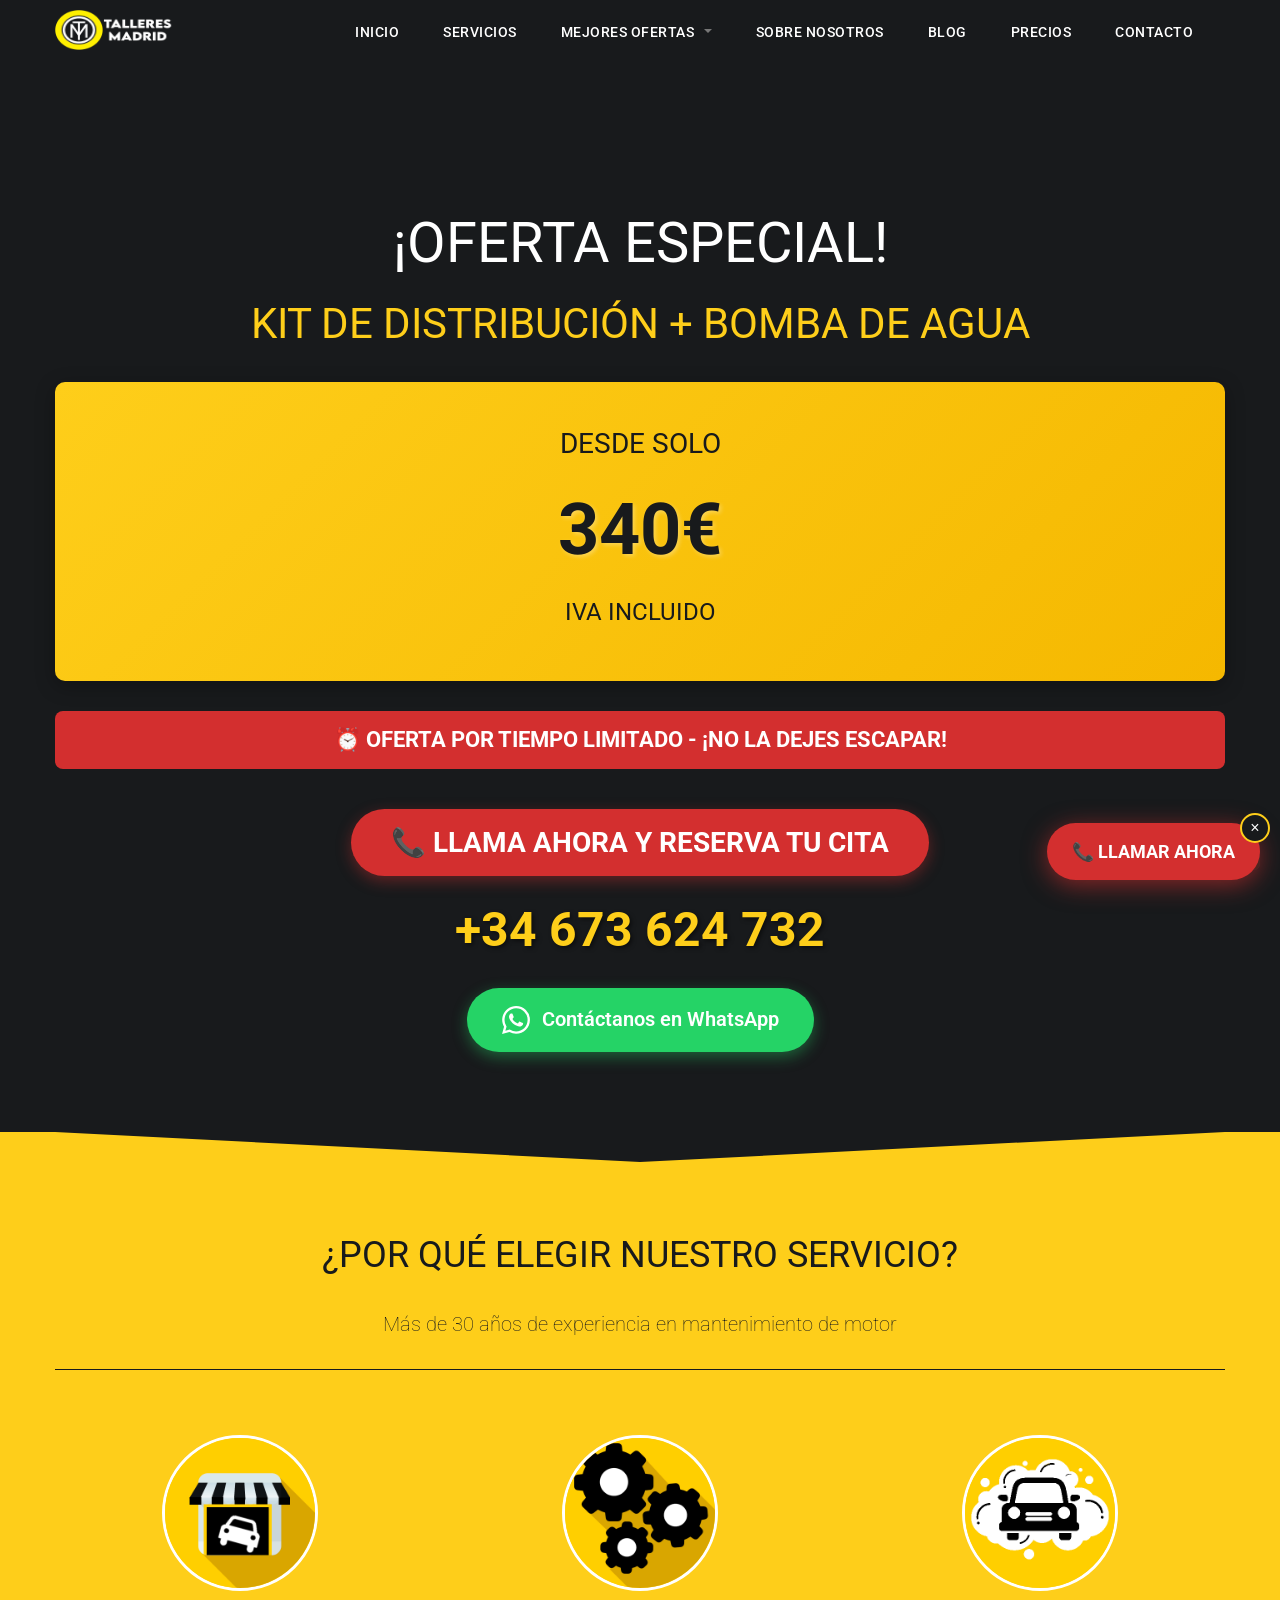
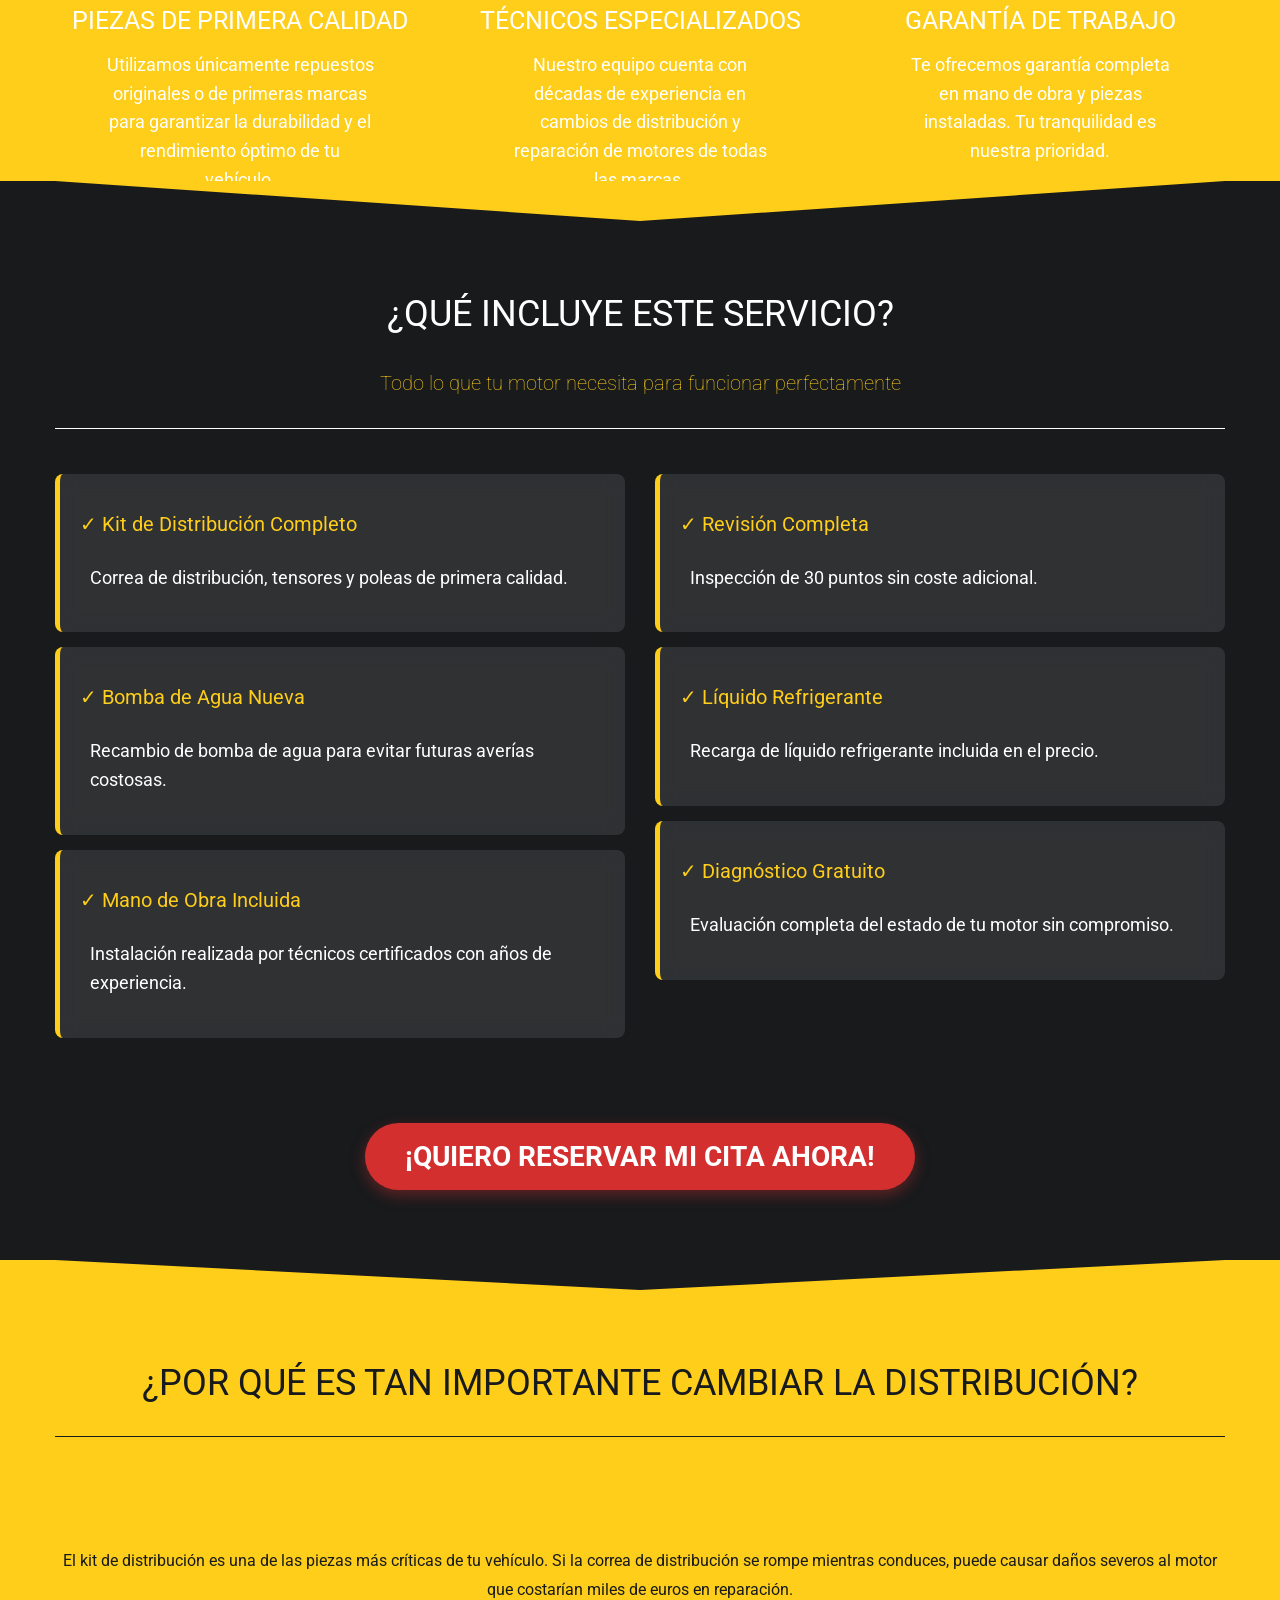
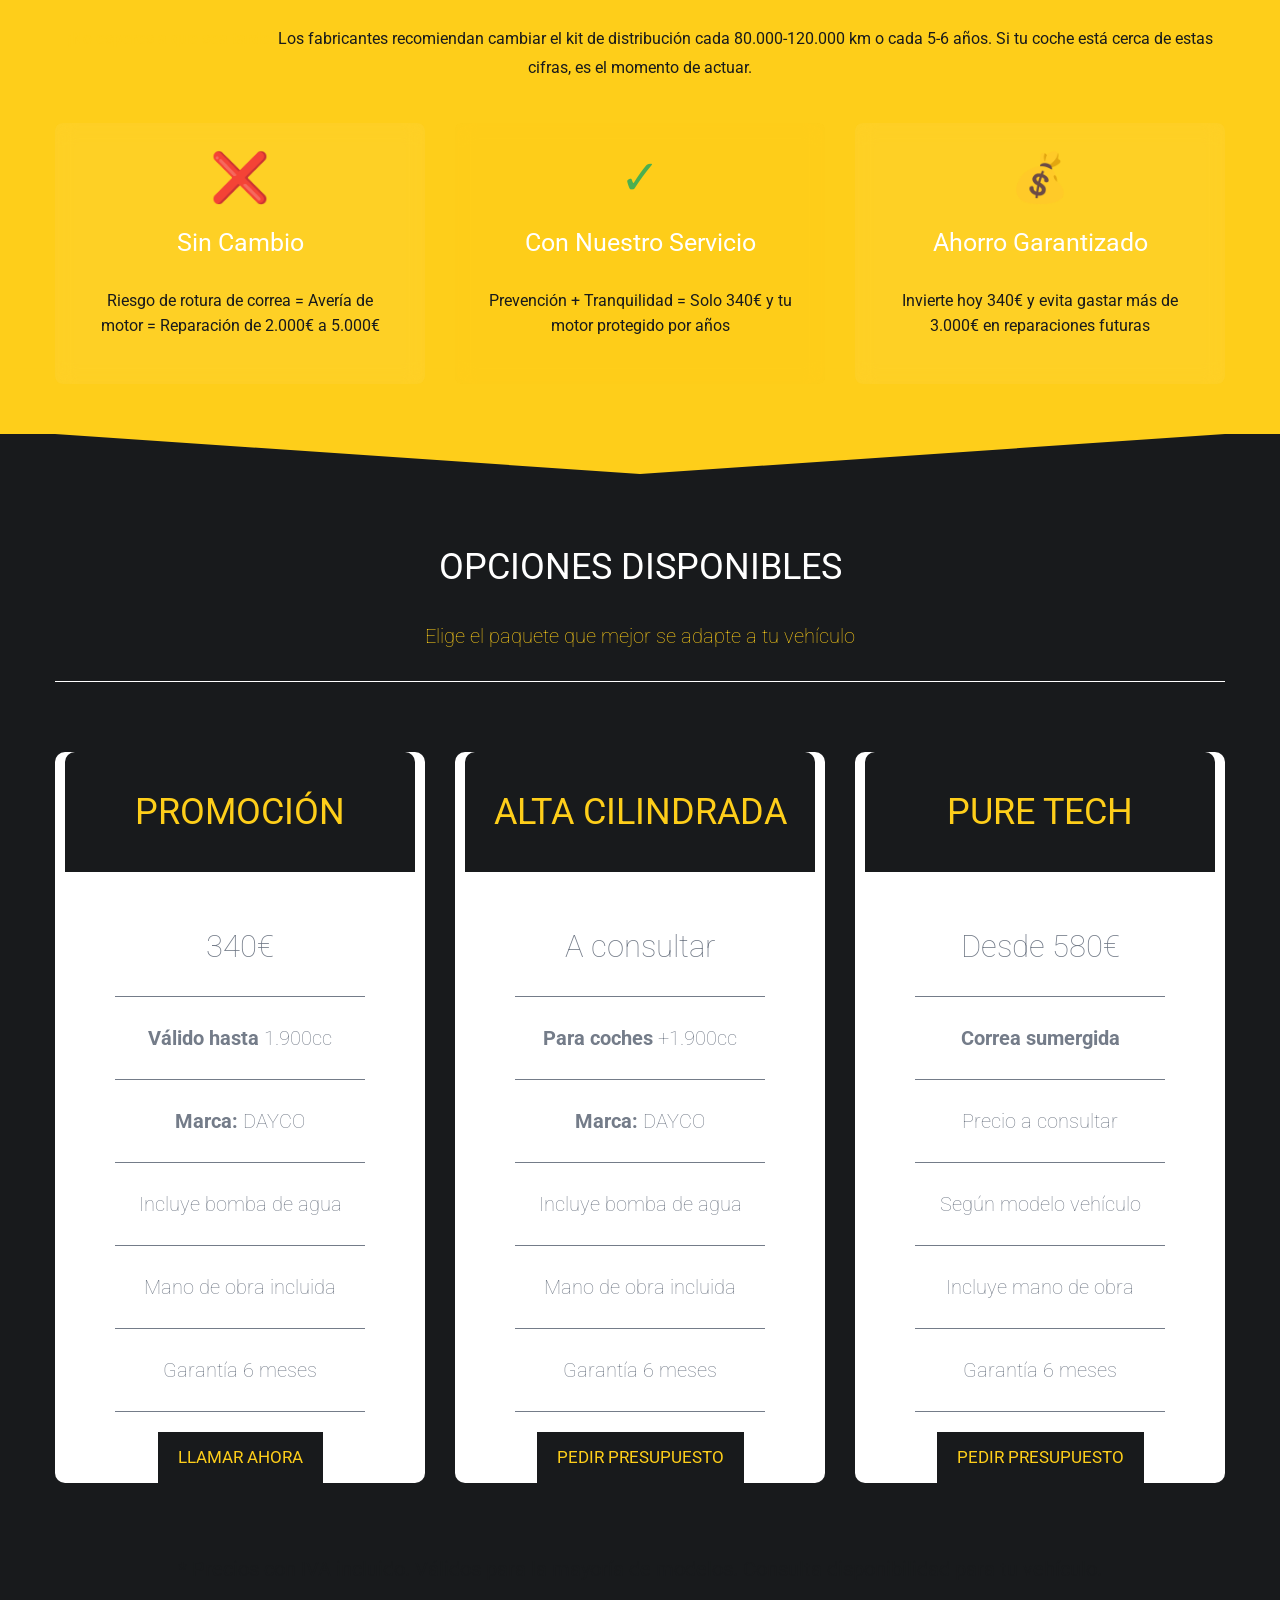
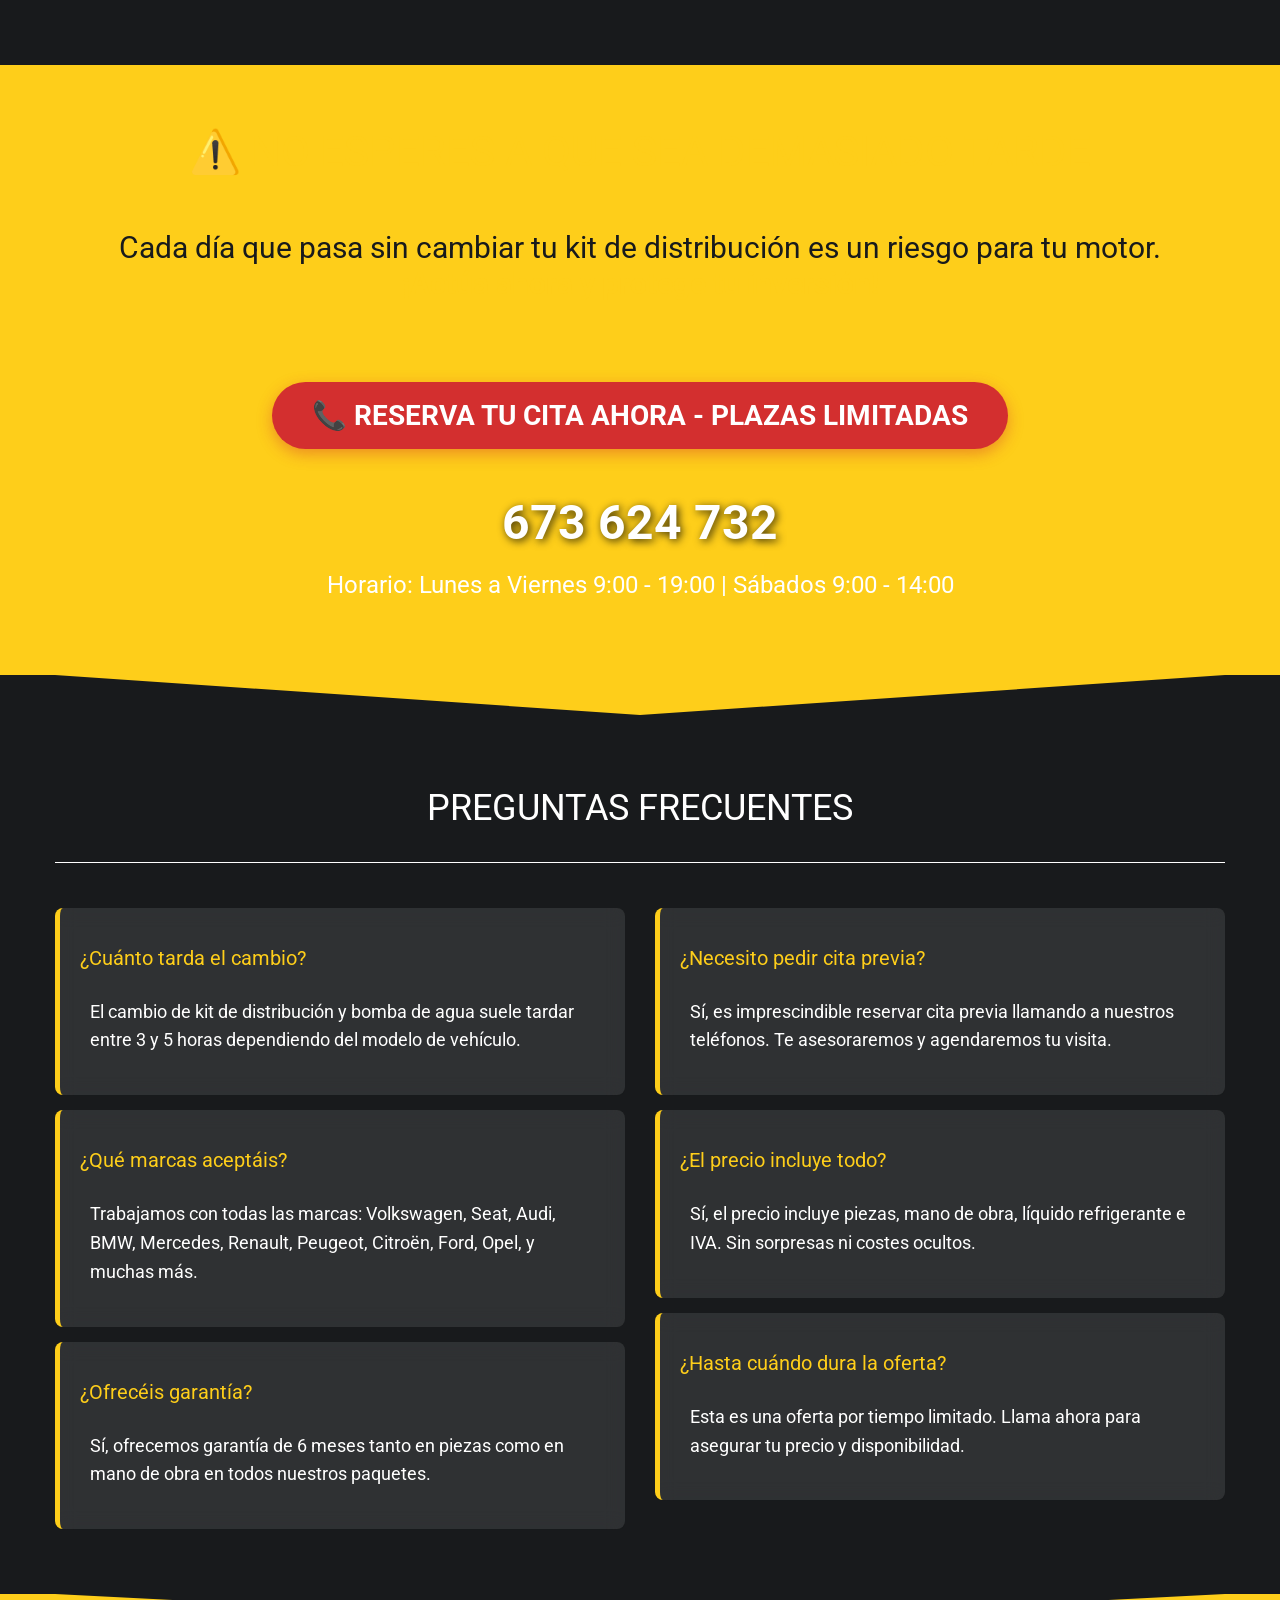
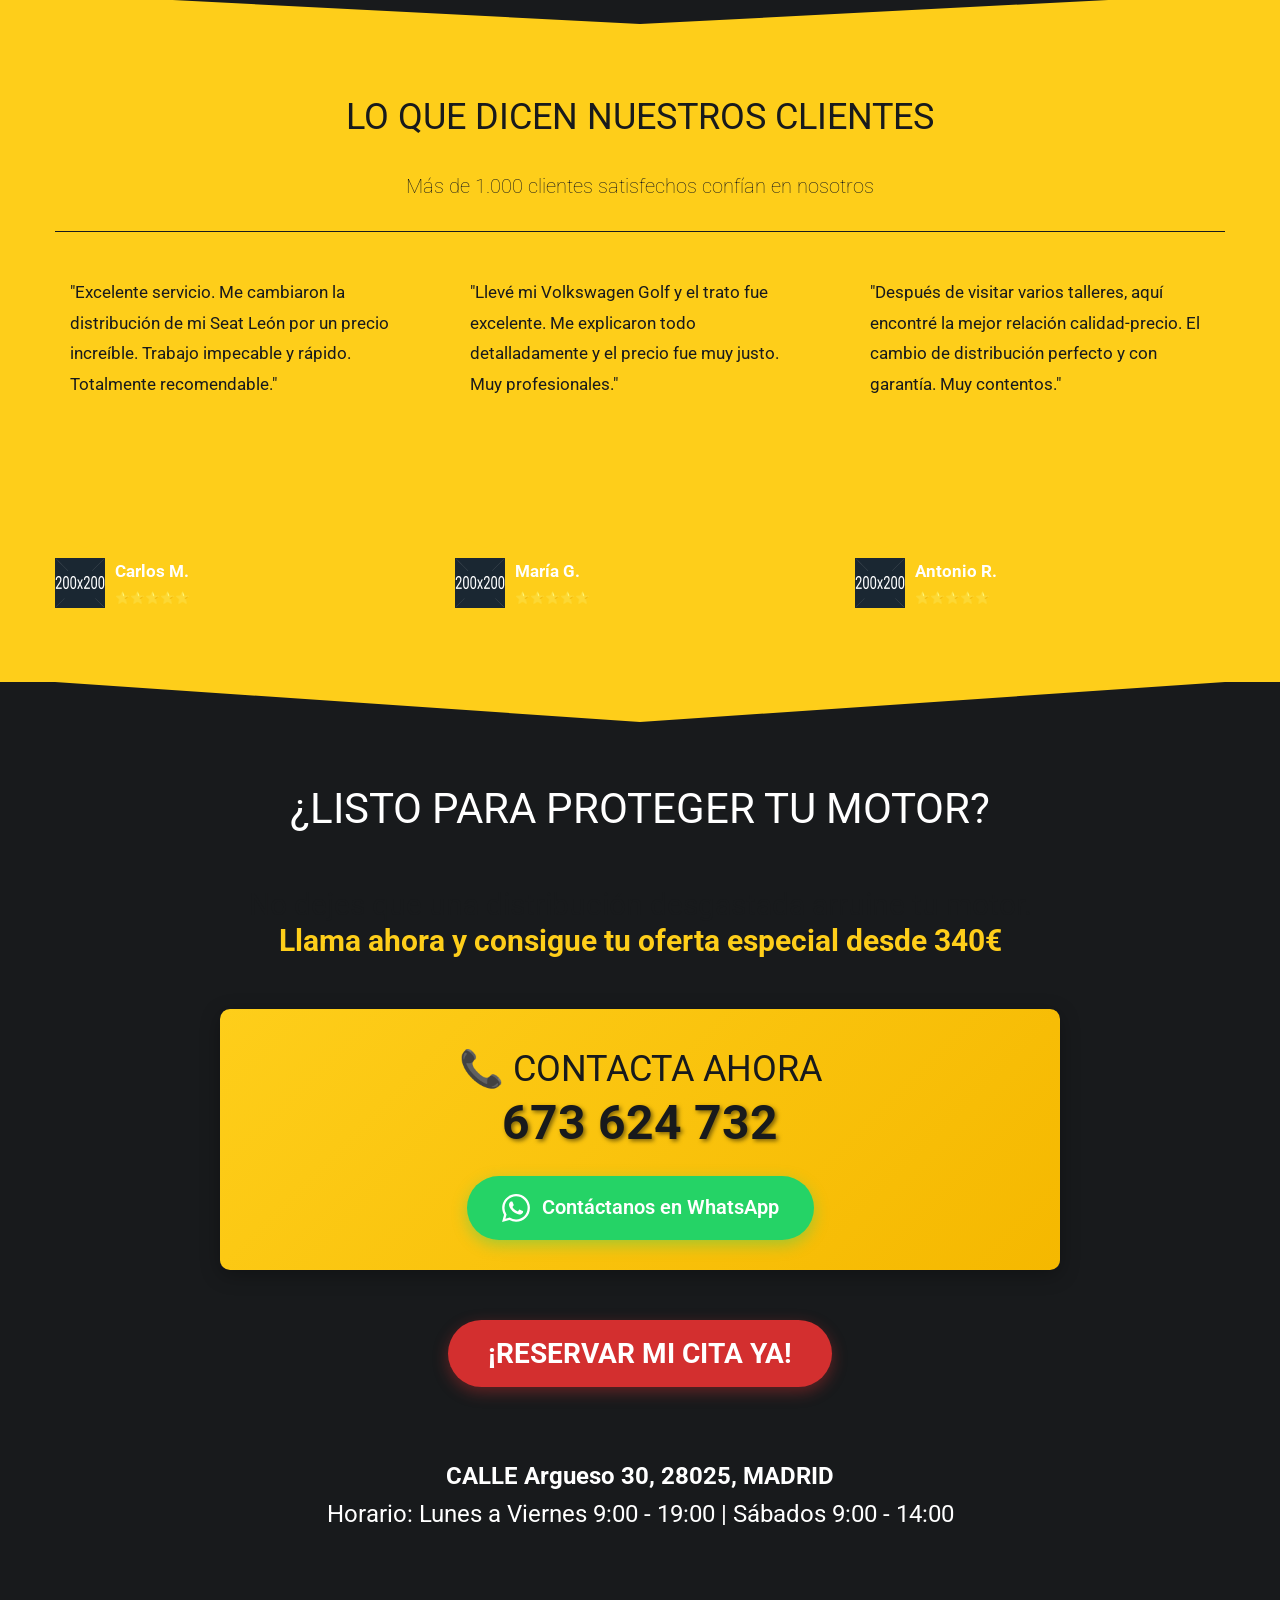
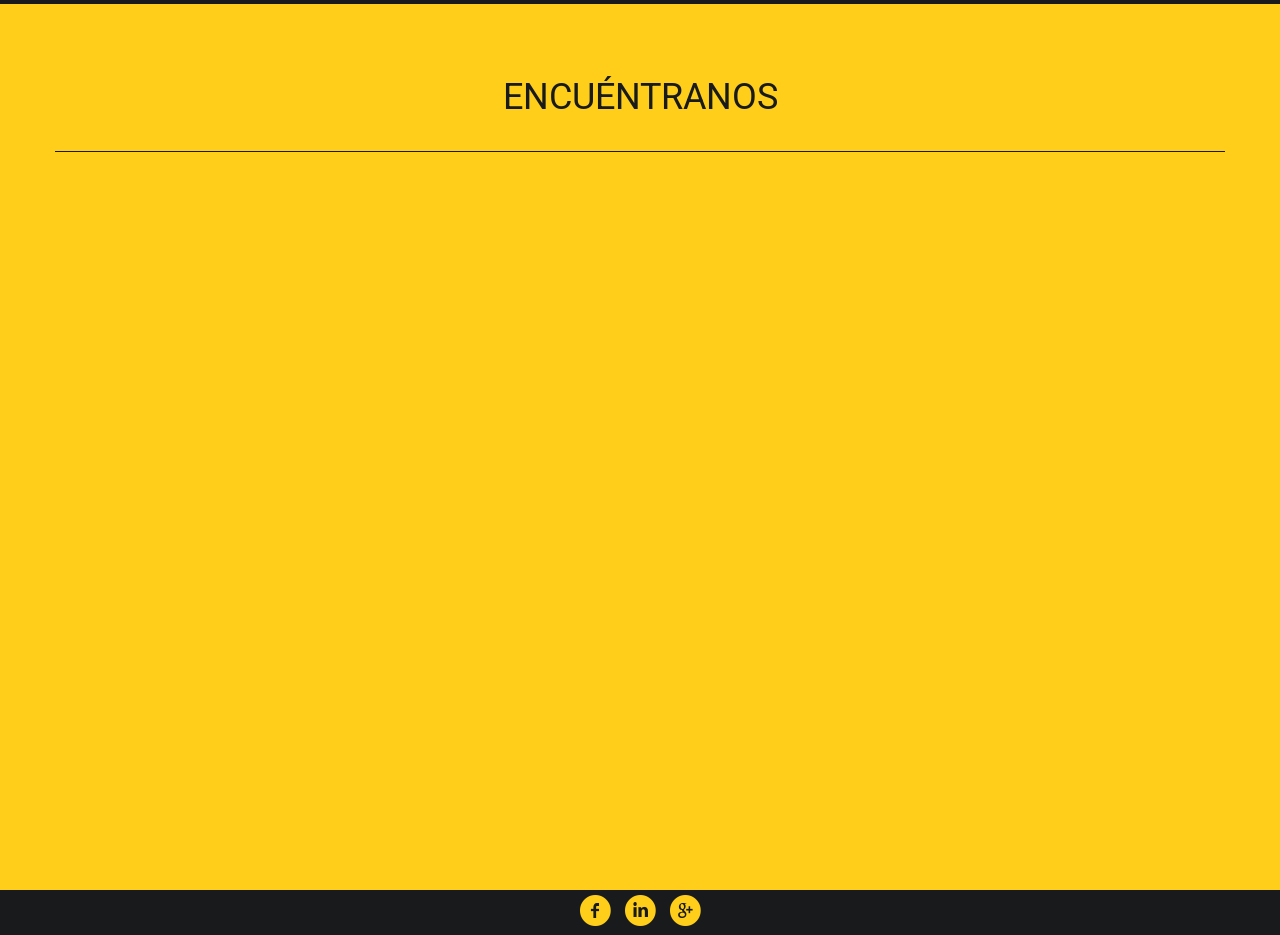
<file: kit-distribucion-bomba.html>
<!DOCTYPE html>
<html lang="es">
    
    <head>
        <meta charset=utf-8>
        <meta name="viewport" content="width=device-width, initial-scale=1.0">
		<meta name="description" content="Oferta especial: Kit de Distribución + Bomba de Agua desde 340€ IVA incluido. Talleres Madrid - Expertos en mantenimiento de motor. ¡Llama y reserva tu cita!"/>
        <title>Kit Distribución + Bomba de Agua - Desde 340€ | Talleres Madrid</title>

		<!-- Google Tag Manager -->
<script>(function(w,d,s,l,i){w[l]=w[l]||[];w[l].push({'gtm.start':
new Date().getTime(),event:'gtm.js'});var f=d.getElementsByTagName(s)[0],
j=d.createElement(s),dl=l!='dataLayer'?'&l='+l:'';j.async=true;j.src=
'https://www.googletagmanager.com/gtm.js?id='+i+dl;f.parentNode.insertBefore(j,f);
})(window,document,'script','dataLayer','GTM-5Q38L5G6');</script>
<!-- End Google Tag Manager -->
		
        <!-- Load Roboto font -->
        <link href='http://fonts.googleapis.com/css?family=Roboto:400,300,700&amp;subset=latin,latin-ext' rel='stylesheet' type='text/css'>
        <!-- Load css styles -->
        <link rel="stylesheet" type="text/css" href="css/bootstrap.css" />
        <link rel="stylesheet" type="text/css" href="css/bootstrap-responsive.css" />
        <link rel="stylesheet" type="text/css" href="css/style.css" />
        <link rel="stylesheet" type="text/css" href="css/pluton.css" />
        <!--[if IE 7]>
            <link rel="stylesheet" type="text/css" href="css/pluton-ie7.css" />
        <![endif]-->
        <link rel="stylesheet" type="text/css" href="css/jquery.cslider.css" />
        <link rel="stylesheet" type="text/css" href="css/jquery.bxslider.css" />
        <link rel="stylesheet" type="text/css" href="css/animate.css" />
        <link rel="stylesheet" type="text/css" href="css/promo-page.css" />
        <!-- Fav and touch icons -->
        <link rel="apple-touch-icon-precomposed" sizes="144x144" href="images/ico/apple-touch-icon-144.png">
        <link rel="apple-touch-icon-precomposed" sizes="114x114" href="images/ico/apple-touch-icon-114.png">
        <link rel="apple-touch-icon-precomposed" sizes="72x72" href="images/apple-touch-icon-72.png">
        <link rel="apple-touch-icon-precomposed" href="images/ico/apple-touch-icon-57.png">
        <link rel="shortcut icon" href="images/ico/favicon.ico">
        
        <style>
            /* Estilos base mejorados */
            .promo-highlight {
                background: linear-gradient(135deg, #FECE1A 0%, #f5b800 100%);
                padding: 30px 20px;
                border-radius: 10px;
                margin: 30px auto;
                max-width: 100%;
                box-shadow: 0 5px 20px rgba(0,0,0,0.3);
            }
            
            .promo-price {
                font-size: 72px;
                font-weight: bold;
                color: #181A1C;
                text-shadow: 2px 2px 4px rgba(255,255,255,0.3);
                line-height: 1.2;
            }
            
            .promo-details {
                font-size: 24px;
                color: #181A1C;
                margin-top: 10px;
            }
            
            .urgent-cta {
                background: #d32f2f;
                color: white !important;
                padding: 20px 40px;
                font-size: 28px;
                border: none;
                border-radius: 50px;
                box-shadow: 0 5px 15px rgba(211,47,47,0.4);
                transition: all 0.3s ease;
                margin: 20px auto;
                font-weight: bold;
                text-transform: uppercase;
                display: inline-block;
                text-align: center;
                max-width: 100%;
                word-wrap: break-word;
            }
            
            .urgent-cta:hover {
                background: #b71c1c;
                transform: scale(1.05);
                box-shadow: 0 8px 25px rgba(211,47,47,0.6);
                color: white !important;
                text-decoration: none;
            }
            
            .phone-number {
                font-size: 48px;
                font-weight: bold;
                color: #FECE1A;
                margin: 20px 0;
                text-shadow: 2px 2px 4px rgba(0,0,0,0.5);
                word-break: break-word;
            }
            
            .benefit-box {
                background: rgba(255,255,255,0.1);
                padding: 20px;
                margin: 15px 0;
                border-radius: 8px;
                border-left: 5px solid #FECE1A;
            }
            
            .benefit-box h3 {
                font-size: 20px;
                margin-bottom: 10px;
            }
            
            .countdown-timer {
                background: #d32f2f;
                color: white;
                padding: 15px 10px;
                border-radius: 8px;
                margin: 20px auto;
                max-width: 100%;
                font-size: 22px;
                font-weight: bold;
                text-align: center;
            }
            
            .hero-title {
                font-size: 56px;
                margin-bottom: 20px;
                text-transform: uppercase;
                line-height: 1.2;
            }
            
            .hero-subtitle {
                font-size: 42px;
                color: #FECE1A;
                margin-bottom: 30px;
                line-height: 1.3;
            }
            
            .secondary-phone {
                font-size: 24px;
                margin-top: 20px;
            }
            
            /* Mejoras responsive */
            @media (max-width: 979px) {
                .promo-price {
                    font-size: 56px;
                }
                
                .hero-title {
                    font-size: 42px;
                }
                
                .hero-subtitle {
                    font-size: 32px;
                }
                
                .urgent-cta {
                    font-size: 24px;
                    padding: 18px 30px;
                }
                
                .phone-number {
                    font-size: 40px;
                }
                
                .countdown-timer {
                    font-size: 18px;
                    padding: 12px 8px;
                }
                
                .promo-details {
                    font-size: 20px;
                }
                
                .secondary-phone {
                    font-size: 20px;
                }
            }
            
            @media (max-width: 767px) {
                .promo-highlight {
                    padding: 25px 15px;
                    margin: 20px 10px;
                }
                
                .promo-price {
                    font-size: 48px;
                }
                
                .hero-title {
                    font-size: 32px;
                    padding: 0 15px;
                }
                
                .hero-subtitle {
                    font-size: 24px;
                    padding: 0 15px;
                }
                
                .urgent-cta {
                    font-size: 18px;
                    padding: 15px 25px;
                    margin: 15px 10px;
                    white-space: normal;
                    line-height: 1.3;
                }
                
                .phone-number {
                    font-size: 32px;
                    padding: 0 15px;
                }
                
                .countdown-timer {
                    font-size: 16px;
                    padding: 12px 10px;
                    line-height: 1.4;
                }
                
                .promo-details {
                    font-size: 18px;
                }
                
                .secondary-phone {
                    font-size: 18px;
                    padding: 0 15px;
                }
                
                .benefit-box {
                    padding: 15px;
                    margin: 10px 0;
                }
                
                .benefit-box h3 {
                    font-size: 18px;
                }
                
                .section {
                    padding: 40px 0 !important;
                }
                
                /* Ajuste para textos grandes */
                .large-text {
                    font-size: 20px !important;
                    padding: 0 15px;
                    line-height: 1.5;
                }
                
                /* Ajuste para price columns en móvil */
                .price-column {
                    margin-bottom: 30px;
                }
                
                /* Mejor espaciado en móvil */
                .container {
                    padding-left: 15px;
                    padding-right: 15px;
                }
            }
            
            @media (max-width: 480px) {
                .promo-price {
                    font-size: 42px;
                }
                
                .hero-title {
                    font-size: 26px;
                }
                
                .hero-subtitle {
                    font-size: 20px;
                }
                
                .urgent-cta {
                    font-size: 16px;
                    padding: 12px 20px;
                    width: 90%;
                    max-width: 320px;
                }
                
                .phone-number {
                    font-size: 28px;
                }
                
                .countdown-timer {
                    font-size: 14px;
                    padding: 10px 8px;
                }
                
                .secondary-phone {
                    font-size: 16px;
                }
            }
            
            /* Mejoras adicionales de diseño */
            .section.primary-section,
            .section.secondary-section {
                overflow-x: hidden;
            }
            
            .centered {
                text-align: center;
                word-wrap: break-word;
            }
            
            /* Asegurar que las imágenes sean responsive */
            img {
                max-width: 100%;
                height: auto;
            }
            
            /* Mejorar el iframe del mapa */
            iframe {
                max-width: 100%;
            }
            
            /* Hover effects solo en desktop */
            @media (min-width: 768px) {
                .urgent-cta:hover {
                    transform: scale(1.05);
                }
            }
            
            @media (max-width: 767px) {
                .urgent-cta:hover {
                    transform: none;
                }
            }
            
            /* Mejoras adicionales de diseño visual */
            .service h3,
            .testimonial strong {
                word-wrap: break-word;
            }
            
            /* Espaciado mejorado para secciones */
            .title h1 {
                font-size: 36px;
                line-height: 1.3;
                padding: 0 15px;
            }
            
            .title p {
                font-size: 18px;
                line-height: 1.5;
                padding: 10px 15px;
            }
            
            @media (max-width: 767px) {
                .title h1 {
                    font-size: 28px;
                }
                
                .title p {
                    font-size: 16px;
                }
            }
            
            /* Mejorar botones de la tabla de precios */
            .button-ps {
                white-space: normal;
                word-wrap: break-word;
                padding: 12px 20px;
            }
            
            /* Animaciones suaves */
            .promo-highlight,
            .benefit-box,
            .highlighted-box {
                transition: all 0.3s ease;
            }
            
            @media (min-width: 768px) {
                .benefit-box:hover,
                .highlighted-box:hover {
                    transform: translateY(-5px);
                    box-shadow: 0 8px 20px rgba(0,0,0,0.2);
                }
            }
            
            /* Mejorar la legibilidad */
            p, li {
                line-height: 1.6;
            }
            
            /* Pulso animado para CTAs (efecto de atención) */
            @keyframes pulse {
                0% {
                    box-shadow: 0 5px 15px rgba(211,47,47,0.4);
                }
                50% {
                    box-shadow: 0 5px 25px rgba(211,47,47,0.7);
                }
                100% {
                    box-shadow: 0 5px 15px rgba(211,47,47,0.4);
                }
            }
            
            .urgent-cta {
                animation: pulse 2s infinite;
            }
            
            .urgent-cta:hover {
                animation: none;
            }
            
            /* Mejorar el aspecto del countdown timer */
            .countdown-timer {
                animation: pulse 3s infinite;
            }
            
            /* Iconos emoji más grandes en móvil */
            @media (max-width: 767px) {
                .urgent-cta {
                    display: flex;
                    align-items: center;
                    justify-content: center;
                    gap: 8px;
                }
            }
        </style>
    </head>

<!-- Google tag (gtag.js) -->
<script async src="https://www.googletagmanager.com/gtag/js?id=G-CPWJNM6GJF"></script>
<script>
  window.dataLayer = window.dataLayer || [];
  function gtag(){dataLayer.push(arguments);}
  gtag('js', new Date());

  gtag('config', 'G-CPWJNM6GJF');
</script>
	
	<body>
		<!-- Google Tag Manager (noscript) -->
<noscript><iframe src="https://www.googletagmanager.com/ns.html?id=GTM-5Q38L5G6"
height="0" width="0" style="display:none;visibility:hidden"></iframe></noscript>
<!-- End Google Tag Manager (noscript) -->
        <div class="navbar">
            <div class="navbar-inner">
                <div class="container">
                    <a href="index.html" class="brand">
                        <img src="images/logo.png" width="90" height="30" alt="Logo"/>
                        <!-- This is website logo -->
                    </a>
                    <!-- Navigation button, visible on small resolution -->
                    <button type="button" class="btn btn-navbar" data-toggle="collapse" data-target=".nav-collapse">
                        <i class="icon-menu"></i>
                    </button>
                    <!-- Main navigation -->
                    <div class="nav-collapse collapse pull-right">
                        <ul class="nav" id="top-navigation">
                            <li><a href="index.html#home">INICIO</a></li>
                            <li><a href="index.html#service">SERVICIOS</a></li>
                            <li class="dropdown active">
                                <a href="index.html#portfolio" class="dropdown-toggle" data-toggle="dropdown">MEJORES OFERTAS <b class="caret"></b></a>
                                <ul class="dropdown-menu">
                                    <li class="active"><a href="kit-distribucion-bomba.html">KIT DE DISTRIBUCION + BOMBA DE AGUA</a></li>
                                </ul>
                            </li>
                            <li><a href="index.html#about">SOBRE NOSOTROS</a></li>
                            <li><a href="index.html#clients">BLOG</a></li>
                            <li><a href="index.html#price">PRECIOS</a></li>
                            <li><a href="index.html#contact">CONTACTO</a></li>
                        </ul>
                    </div>
                    <!-- End main navigation -->
                </div>
            </div>
        </div>
        
        <!-- Hero Section -->
        <div class="section primary-section" style="padding: 80px 0;">
            <div class="container centered">
                <h1 class="hero-title">
                    ¡OFERTA ESPECIAL!
                </h1>
                <h2 class="hero-subtitle">
                    KIT DE DISTRIBUCIÓN + BOMBA DE AGUA
                </h2>
                
                <div class="promo-highlight">
                    <p style="font-size: 28px; color: #181A1C; margin: 0 0 10px 0;">DESDE SOLO</p>
                    <div class="promo-price">340€</div>
                    <p class="promo-details">IVA INCLUIDO</p>
                </div>
                
                <div class="countdown-timer">
                    ⏰ OFERTA POR TIEMPO LIMITADO - ¡NO LA DEJES ESCAPAR!
                </div>
                
                <a href="tel:+34673624732" class="urgent-cta">
                    📞 LLAMA AHORA Y RESERVA TU CITA
                </a>
                
                <div class="phone-number">
                    +34 673 624 732
                </div>
                
                <a href="https://wa.me/34673624732?text=Hola,%20quisiera%20pedir%20presupuesto%20para%20el%20cambio%20de%20distribuci%C3%B3n%20+%20bomba%20de%20agua,%20para%20el%20veh%C3%ADculo%20con%20matricula:%20" 
                   target="_blank" 
                   class="whatsapp-button"
                   style="display: inline-flex; align-items: center; justify-content: center; gap: 12px; background: #25D366; color: white; padding: 18px 35px; border-radius: 50px; font-size: 20px; font-weight: 600; text-decoration: none; margin-top: 25px; transition: all 0.3s ease; box-shadow: 0 5px 15px rgba(37, 211, 102, 0.4);">
                    <svg width="28" height="28" fill="currentColor" viewBox="0 0 24 24">
                        <path d="M17.472 14.382c-.297-.149-1.758-.867-2.03-.967-.273-.099-.471-.148-.67.15-.197.297-.767.966-.94 1.164-.173.199-.347.223-.644.075-.297-.15-1.255-.463-2.39-1.475-.883-.788-1.48-1.761-1.653-2.059-.173-.297-.018-.458.13-.606.134-.133.298-.347.446-.52.149-.174.198-.298.298-.497.099-.198.05-.371-.025-.52-.075-.149-.669-1.612-.916-2.207-.242-.579-.487-.5-.669-.51-.173-.008-.371-.01-.57-.01-.198 0-.52.074-.792.372-.272.297-1.04 1.016-1.04 2.479 0 1.462 1.065 2.875 1.213 3.074.149.198 2.096 3.2 5.077 4.487.709.306 1.262.489 1.694.625.712.227 1.36.195 1.871.118.571-.085 1.758-.719 2.006-1.413.248-.694.248-1.289.173-1.413-.074-.124-.272-.198-.57-.347m-5.421 7.403h-.004a9.87 9.87 0 01-5.031-1.378l-.361-.214-3.741.982.998-3.648-.235-.374a9.86 9.86 0 01-1.51-5.26c.001-5.45 4.436-9.884 9.888-9.884 2.64 0 5.122 1.03 6.988 2.898a9.825 9.825 0 012.893 6.994c-.003 5.45-4.437 9.884-9.885 9.884m8.413-18.297A11.815 11.815 0 0012.05 0C5.495 0 .16 5.335.157 11.892c0 2.096.547 4.142 1.588 5.945L.057 24l6.305-1.654a11.882 11.882 0 005.683 1.448h.005c6.554 0 11.89-5.335 11.893-11.893a11.821 11.821 0 00-3.48-8.413z"/>
                    </svg>
                    Contáctanos en WhatsApp
                </a>
            </div>
        </div>
        
        <!-- Benefits Section -->
        <div class="section secondary-section">
            <div class="triangle"></div>
            <div class="container">
                <div class="title">
                    <h1>¿POR QUÉ ELEGIR NUESTRO SERVICIO?</h1>
                    <p>Más de 30 años de experiencia en mantenimiento de motor</p>
                </div>
                
                <div class="row-fluid">
                    <div class="span4">
                        <div class="centered service">
                            <div class="circle-border zoom-in">
                                <img class="img-circle" src="images/Service1.png" alt="Piezas de calidad">
                            </div>
                            <h3>PIEZAS DE PRIMERA CALIDAD</h3>
                            <p>Utilizamos únicamente repuestos originales o de primeras marcas para garantizar la durabilidad y el rendimiento óptimo de tu vehículo.</p>
                        </div>
                    </div>
                    <div class="span4">
                        <div class="centered service">
                            <div class="circle-border zoom-in">
                                <img class="img-circle" src="images/Service2.png" alt="Técnicos expertos" />
                            </div>
                            <h3>TÉCNICOS ESPECIALIZADOS</h3>
                            <p>Nuestro equipo cuenta con décadas de experiencia en cambios de distribución y reparación de motores de todas las marcas.</p>
                        </div>
                    </div>
                    <div class="span4">
                        <div class="centered service">
                            <div class="circle-border zoom-in">
                                <img class="img-circle" src="images/Service3.png" alt="Garantía">
                            </div>
                            <h3>GARANTÍA DE TRABAJO</h3>
                            <p>Te ofrecemos garantía completa en mano de obra y piezas instaladas. Tu tranquilidad es nuestra prioridad.</p>
                        </div>
                    </div>
                </div>
            </div>
        </div>
        
        <!-- What's Included Section -->
        <div class="section primary-section">
            <div class="triangle"></div>
            <div class="container">
                <div class="title">
                    <h1>¿QUÉ INCLUYE ESTE SERVICIO?</h1>
                    <p>Todo lo que tu motor necesita para funcionar perfectamente</p>
                </div>
                
                <div class="row-fluid">
                    <div class="span6">
                        <div class="benefit-box">
                            <h3 style="color: #FECE1A;">✓ Kit de Distribución Completo</h3>
                            <p>Correa de distribución, tensores y poleas de primera calidad.</p>
                        </div>
                        <div class="benefit-box">
                            <h3 style="color: #FECE1A;">✓ Bomba de Agua Nueva</h3>
                            <p>Recambio de bomba de agua para evitar futuras averías costosas.</p>
                        </div>
                        <div class="benefit-box">
                            <h3 style="color: #FECE1A;">✓ Mano de Obra Incluida</h3>
                            <p>Instalación realizada por técnicos certificados con años de experiencia.</p>
                        </div>
                    </div>
                    <div class="span6">
                        <div class="benefit-box">
                            <h3 style="color: #FECE1A;">✓ Revisión Completa</h3>
                            <p>Inspección de 30 puntos sin coste adicional.</p>
                        </div>
                        <div class="benefit-box">
                            <h3 style="color: #FECE1A;">✓ Líquido Refrigerante</h3>
                            <p>Recarga de líquido refrigerante incluida en el precio.</p>
                        </div>
                        <div class="benefit-box">
                            <h3 style="color: #FECE1A;">✓ Diagnóstico Gratuito</h3>
                            <p>Evaluación completa del estado de tu motor sin compromiso.</p>
                        </div>
                    </div>
                </div>
                
                <div class="centered" style="margin-top: 50px;">
                    <a href="tel:+34673624732" class="urgent-cta">
                        ¡QUIERO RESERVAR MI CITA AHORA!
                    </a>
                </div>
            </div>
        </div>
        
        <!-- Why It's Important Section -->
        <div class="section secondary-section">
            <div class="triangle"></div>
            <div class="container">
                <div class="title">
                    <h1>¿POR QUÉ ES TAN IMPORTANTE CAMBIAR LA DISTRIBUCIÓN?</h1>
                </div>
                
                <div class="row-fluid">
                    <div class="span12">
                        <div class="about-text centered">
                            <h3 style="color: #FECE1A;">PROTEGE TU MOTOR</h3>
                            <p class="large-text">
                                El kit de distribución es una de las piezas más críticas de tu vehículo. Si la correa de distribución se rompe mientras conduces, puede causar daños severos al motor que costarían miles de euros en reparación.
                            </p>
                            <p class="large-text">
                                <strong style="color: #FECE1A;">¡No esperes a que sea tarde!</strong> Los fabricantes recomiendan cambiar el kit de distribución cada 80.000-120.000 km o cada 5-6 años. Si tu coche está cerca de estas cifras, es el momento de actuar.
                            </p>
                        </div>
                        
                        <div class="row-fluid" style="margin-top: 40px;">
                            <div class="span4">
                                <div class="highlighted-box center">
                                    <h2 style="color: #d32f2f; font-size: 48px;">❌</h2>
                                    <h3>Sin Cambio</h3>
                                    <p>Riesgo de rotura de correa = Avería de motor = Reparación de 2.000€ a 5.000€</p>
                                </div>
                            </div>
                            <div class="span4">
                                <div class="highlighted-box center" style="background: rgba(254, 206, 26, 0.2);">
                                    <h2 style="color: #4caf50; font-size: 48px;">✓</h2>
                                    <h3>Con Nuestro Servicio</h3>
                                    <p>Prevención + Tranquilidad = Solo 340€ y tu motor protegido por años</p>
                                </div>
                            </div>
                            <div class="span4">
                                <div class="highlighted-box center">
                                    <h2 style="font-size: 48px;">💰</h2>
                                    <h3>Ahorro Garantizado</h3>
                                    <p>Invierte hoy 340€ y evita gastar más de 3.000€ en reparaciones futuras</p>
                                </div>
                            </div>
                        </div>
                    </div>
                </div>
            </div>
        </div>
        
        <!-- Price Section -->
        <div class="section primary-section" id="price">
            <div class="triangle"></div>
            <div class="container">
                <div class="title">
                    <h1>OPCIONES DISPONIBLES</h1>
                    <p>Elige el paquete que mejor se adapte a tu vehículo</p>
                </div>
                <div class="price-table row-fluid">
                    <div class="span4 price-column">
                        <h3>PROMOCIÓN</h3>
                        <ul class="list">
                            <li class="price">340€</li>
                            <li><strong>Válido hasta</strong> 1.900cc</li>
                            <li><strong>Marca:</strong> DAYCO</li>
                            <li>Incluye bomba de agua</li>
                            <li>Mano de obra incluida</li>
                            <li>Garantía 6 meses</li>
                        </ul>
                        <a href="tel:+34673624732" class="button button-ps">LLAMAR AHORA</a>
                    </div>
                    <div class="span4 price-column">
                        <h3>ALTA CILINDRADA</h3>
                        <ul class="list">
                            <li class="price">A consultar</li>
                            <li><strong>Para coches</strong> +1.900cc</li>
                            <li><strong>Marca:</strong> DAYCO</li>
                            <li>Incluye bomba de agua</li>
                            <li>Mano de obra incluida</li>
                            <li>Garantía 6 meses</li>
                        </ul>
                        <a href="tel:+34673624732" class="button button-ps">PEDIR PRESUPUESTO</a>
                    </div>
                    <div class="span4 price-column">
                        <h3>PURE TECH</h3>
                        <ul class="list">
                            <li class="price">Desde 580€</li>
                            <li><strong>Correa sumergida</strong></li>
                            <li>Precio a consultar</li>
                            <li>Según modelo vehículo</li>
                            <li>Incluye mano de obra</li>
                            <li>Garantía 6 meses</li>
                        </ul>
                        <a href="tel:+34673624732" class="button button-ps">PEDIR PRESUPUESTO</a>
                    </div>
                </div>
                <div class="centered" style="margin-top: 40px;">
                    <p class="price-text" style="font-size: 20px;">* Precios con IVA incluido. Válidos para la mayoría de modelos. Consulta disponibilidad para tu vehículo.</p>
                </div>
            </div>
        </div>
        
        <!-- Urgency Section -->
        <div class="section secondary-section">
            <div class="container centered">
                <h2 class="hero-subtitle" style="margin-bottom: 30px;">
                    ⚠️ NO ESPERES A QUE SEA DEMASIADO TARDE
                </h2>
                <p class="large-text">
                    Cada día que pasa sin cambiar tu kit de distribución es un riesgo para tu motor.
                    <br><strong style="color: #FECE1A;">¡Actúa ahora y protege tu inversión!</strong>
                </p>
                <div style="margin: 40px 0;">
                    <a href="tel:+34673624732" class="urgent-cta">
                        📞 RESERVA TU CITA AHORA - PLAZAS LIMITADAS
                    </a>
                </div>
                <div class="phone-number" style="color: #fff; text-shadow: 2px 2px 8px rgba(0,0,0,0.8);">
                    673 624 732
                </div>
                <p class="secondary-phone" style="margin-top: 20px;">
                    Horario: Lunes a Viernes 9:00 - 19:00 | Sábados 9:00 - 14:00
                </p>
            </div>
        </div>
        
        <!-- FAQ Section -->
        <div class="section primary-section">
            <div class="triangle"></div>
            <div class="container">
                <div class="title">
                    <h1>PREGUNTAS FRECUENTES</h1>
                </div>
                
                <div class="row-fluid">
                    <div class="span6">
                        <div class="benefit-box">
                            <h3 style="color: #FECE1A;">¿Cuánto tarda el cambio?</h3>
                            <p>El cambio de kit de distribución y bomba de agua suele tardar entre 3 y 5 horas dependiendo del modelo de vehículo.</p>
                        </div>
                        <div class="benefit-box">
                            <h3 style="color: #FECE1A;">¿Qué marcas aceptáis?</h3>
                            <p>Trabajamos con todas las marcas: Volkswagen, Seat, Audi, BMW, Mercedes, Renault, Peugeot, Citroën, Ford, Opel, y muchas más.</p>
                        </div>
                        <div class="benefit-box">
                            <h3 style="color: #FECE1A;">¿Ofrecéis garantía?</h3>
                            <p>Sí, ofrecemos garantía de 6 meses tanto en piezas como en mano de obra en todos nuestros paquetes.</p>
                        </div>
                    </div>
                    <div class="span6">
                        <div class="benefit-box">
                            <h3 style="color: #FECE1A;">¿Necesito pedir cita previa?</h3>
                            <p>Sí, es imprescindible reservar cita previa llamando a nuestros teléfonos. Te asesoraremos y agendaremos tu visita.</p>
                        </div>
                        <div class="benefit-box">
                            <h3 style="color: #FECE1A;">¿El precio incluye todo?</h3>
                            <p>Sí, el precio incluye piezas, mano de obra, líquido refrigerante e IVA. Sin sorpresas ni costes ocultos.</p>
                        </div>
                        <div class="benefit-box">
                            <h3 style="color: #FECE1A;">¿Hasta cuándo dura la oferta?</h3>
                            <p>Esta es una oferta por tiempo limitado. Llama ahora para asegurar tu precio y disponibilidad.</p>
                        </div>
                    </div>
                </div>
            </div>
        </div>
        
        <!-- Testimonials -->
        <div class="section secondary-section">
            <div class="triangle"></div>
            <div class="container">
                <div class="title">
                    <h1>LO QUE DICEN NUESTROS CLIENTES</h1>
                    <p>Más de 1.000 clientes satisfechos confían en nosotros</p>
                </div>
                <div class="row">
                    <div class="span4">
                        <div class="testimonial">
                            <p>"Excelente servicio. Me cambiaron la distribución de mi Seat León por un precio increíble. Trabajo impecable y rápido. Totalmente recomendable."</p>
                            <div class="whopic">
                                <div class="arrow"></div>
                                <img src="images/Client1.png" class="centered" alt="cliente">
                                <strong>Carlos M.
                                    <small>⭐⭐⭐⭐⭐</small>
                                </strong>
                            </div>
                        </div>
                    </div>
                    <div class="span4">
                        <div class="testimonial">
                            <p>"Llevé mi Volkswagen Golf y el trato fue excelente. Me explicaron todo detalladamente y el precio fue muy justo. Muy profesionales."</p>
                            <div class="whopic">
                                <div class="arrow"></div>
                                <img src="images/Client2.png" class="centered" alt="cliente">
                                <strong>María G.
                                    <small>⭐⭐⭐⭐⭐</small>
                                </strong>
                            </div>
                        </div>
                    </div>
                    <div class="span4">
                        <div class="testimonial">
                            <p>"Después de visitar varios talleres, aquí encontré la mejor relación calidad-precio. El cambio de distribución perfecto y con garantía. Muy contentos."</p>
                            <div class="whopic">
                                <div class="arrow"></div>
                                <img src="images/Client3.png" class="centered" alt="cliente">
                                <strong>Antonio R.
                                    <small>⭐⭐⭐⭐⭐</small>
                                </strong>
                            </div>
                        </div>
                    </div>
                </div>
            </div>
        </div>
        
        <!-- Final CTA -->
        <div class="section primary-section">
            <div class="triangle"></div>
            <div class="container centered">
                <h1 class="hero-subtitle">¿LISTO PARA PROTEGER TU MOTOR?</h1>
                <p class="large-text" style="margin: 30px 0;">
                    No dejes que una distribución desgastada arruine tu motor.<br>
                    <strong style="color: #FECE1A;">Llama ahora y consigue tu oferta especial desde 340€</strong>
                </p>
                
                <div class="promo-highlight" style="max-width: 800px;">
                    <h2 style="color: #181A1C; font-size: 36px; margin-bottom: 20px;">
                        📞 CONTACTA AHORA
                    </h2>
                    <div class="phone-number" style="color: #181A1C;">
                        673 624 732
                    </div>
                    <a href="https://wa.me/34673624732?text=Hola,%20quisiera%20pedir%20presupuesto%20para%20el%20cambio%20de%20distribuci%C3%B3n%20+%20bomba%20de%20agua,%20para%20el%20veh%C3%ADculo%20con%20matricula:%20" 
                       target="_blank" 
                       class="whatsapp-button"
                       style="display: inline-flex; align-items: center; justify-content: center; gap: 12px; background: #25D366; color: white; padding: 18px 35px; border-radius: 50px; font-size: 20px; font-weight: 600; text-decoration: none; margin-top: 20px; transition: all 0.3s ease; box-shadow: 0 5px 15px rgba(37, 211, 102, 0.4);">
                        <svg width="28" height="28" fill="currentColor" viewBox="0 0 24 24">
                            <path d="M17.472 14.382c-.297-.149-1.758-.867-2.03-.967-.273-.099-.471-.148-.67.15-.197.297-.767.966-.94 1.164-.173.199-.347.223-.644.075-.297-.15-1.255-.463-2.39-1.475-.883-.788-1.48-1.761-1.653-2.059-.173-.297-.018-.458.13-.606.134-.133.298-.347.446-.52.149-.174.198-.298.298-.497.099-.198.05-.371-.025-.52-.075-.149-.669-1.612-.916-2.207-.242-.579-.487-.5-.669-.51-.173-.008-.371-.01-.57-.01-.198 0-.52.074-.792.372-.272.297-1.04 1.016-1.04 2.479 0 1.462 1.065 2.875 1.213 3.074.149.198 2.096 3.2 5.077 4.487.709.306 1.262.489 1.694.625.712.227 1.36.195 1.871.118.571-.085 1.758-.719 2.006-1.413.248-.694.248-1.289.173-1.413-.074-.124-.272-.198-.57-.347m-5.421 7.403h-.004a9.87 9.87 0 01-5.031-1.378l-.361-.214-3.741.982.998-3.648-.235-.374a9.86 9.86 0 01-1.51-5.26c.001-5.45 4.436-9.884 9.888-9.884 2.64 0 5.122 1.03 6.988 2.898a9.825 9.825 0 012.893 6.994c-.003 5.45-4.437 9.884-9.885 9.884m8.413-18.297A11.815 11.815 0 0012.05 0C5.495 0 .16 5.335.157 11.892c0 2.096.547 4.142 1.588 5.945L.057 24l6.305-1.654a11.882 11.882 0 005.683 1.448h.005c6.554 0 11.89-5.335 11.893-11.893a11.821 11.821 0 00-3.48-8.413z"/>
                        </svg>
                        Contáctanos en WhatsApp
                    </a>
                </div>
                
                <a href="tel:+34673624732" class="urgent-cta">
                    ¡RESERVAR MI CITA YA!
                </a>
                
                <p class="secondary-phone" style="margin-top: 40px;">
                    <strong>CALLE Argueso 30, 28025, MADRID</strong><br>
                    Horario: Lunes a Viernes 9:00 - 19:00 | Sábados 9:00 - 14:00
                </p>
            </div>
        </div>
        
        <!-- Map Section -->
        <div class="section secondary-section">
            <div class="container">
                <div class="title">
                    <h1>ENCUÉNTRANOS</h1>
                </div>
                <div class="centered" style="position: relative; padding-bottom: 56.25%; height: 0; overflow: hidden; max-width: 100%; margin: 0 auto;">
                    <iframe src="https://www.google.com/maps/embed?pb=!1m14!1m8!1m3!1d12156.45436452817!2d-3.726586!3d40.384175!3m2!1i1024!2i768!4f13.1!3m3!1m2!1s0xd42271beb9ecb29%3A0xdf05ad7f7b64dd4d!2sCAMBIO%20DE%20ACEITE%20Y%20FILTRO!5e0!3m2!1ses!2ses!4v1698258371621!5m2!1ses!2ses" style="position: absolute; top: 0; left: 0; width: 100%; height: 100%; border: 0;" allowfullscreen loading="lazy"></iframe>
                </div>
            </div>
        </div>
        
        <!-- Footer section start -->
        <div class="footer">
            <div class="container centered">
                <div class="row-fluid">
                    <ul class="social">
                        <li>
                            <a href="https://www.facebook.com/Manuales-y-Automaticos-652034118521107/">
                                <span class="icon-facebook-circled"></span>
                            </a>
                        </li>
                        <li>
                            <a href="">
                                <span class="icon-linkedin-circled"></span>
                            </a>
                        </li>
                        <li>
                            <a href="">
                                <span class="icon-gplus-circled"></span>
                            </a>
                        </li>
                    </ul>
                </div>
            </div>
        </div>
        <!-- Footer section end -->
        
        <!-- ScrollUp button start -->
        <div class="scrollup">
            <a href="#">
                <i class="icon-up-open"></i>
            </a>
        </div>
        <!-- ScrollUp button end -->
        
        <!-- Include javascript -->
        <script src="js/jquery.js"></script>
        <script type="text/javascript" src="js/jquery.mixitup.js"></script>
        <script type="text/javascript" src="js/bootstrap.js"></script>
        <script type="text/javascript" src="js/modernizr.custom.js"></script>
        <script type="text/javascript" src="js/jquery.bxslider.js"></script>
        <script type="text/javascript" src="js/jquery.cslider.js"></script>
        <script type="text/javascript" src="js/jquery.placeholder.js"></script>
        <script type="text/javascript" src="js/jquery.inview.js"></script>
        <!-- css3-mediaqueries.js for IE8 or older -->
        <!--[if lt IE 9]>
            <script src="js/respond.min.js"></script>
        <![endif]-->
        <script type="text/javascript" src="js/app.js"></script>
        <script type="text/javascript" src="js/promo-page.js"></script>
    </body>
</html>
</file>
<file: css/style.css>
/*
 * A Design by GraphBerry
 * Author: GraphBerry
 * Author URL: http://graphberry.com
 * License: http://graphberry.com/pages/license
 */

/* Table of content
1.General - This is created general styles and overide some bootstrap classes.
2.Layout
 2.1 Animations
 2.2 Buttons
 2.3 Thumbnail - overide bootstrap thumbnail and add mased efect
 2.4 Socail icons -style for social icons list
3 Sections - definition for section and subsection
 3.1 Services
 3.2 Portfolio
 3.3 About
 3.4 Clients
 3.5 Price table
 3.6 Newsletter
 3.7 Contact
 3.8 Footer
4 Responsive 
**********************************************************************/

/*
1. General
**********************************************************************/
 body {
    font-family:'Roboto', sans-serif;
    color: #FFF;
    line-height:1.6em;
    font-size:17px;
}
a {
    color:#181A1C;
    text-decoration: none;
}
a:hover {
    color: #FECE1A;
    text-decoration:none;
}
h1, h2, h3, h4, h5, h6 {
    font-weight: normal;
}
h1 {
    margin: 10px;
}
p {
    padding: 10px;
    font-weight: 400;
    font-size: 18px;
    line-height: 1.7;
    color: #fff;
}

/* Mejorar legibilidad en diferentes contextos */
.title p {
    font-size: 19px;
    font-weight: 400;
}

.about-text p,
.testimonial p {
    font-size: 17px;
    font-weight: 400;
    line-height: 1.8;
}

.large-text {
    font-size: 22px;
    font-weight: 400;
}

@media (max-width: 767px) {
    p {
        font-size: 16px;
    }
    
    .large-text {
        font-size: 18px;
    }
}
/* ====================================
   NAVBAR - PREMIUM MINIMALISTA
   ==================================== */

.navbar {
    background: #181A1C;
    margin-bottom: 0;
    min-height: 70px;
    box-shadow: 0 2px 10px rgba(0,0,0,0.3);
}

.navbar-fixed-top {
    min-height: 60px;
    height: 60px;
    padding-top: 0;
}

.navbar-inner {
    background: #181A1C;
    border-radius: 0;
    filter: none;
    border: none;
    box-shadow: none;
}

.navbar .brand img {
    width: 120px;
    height: 40px;
    transition: transform 0.3s ease;
}

.navbar .brand:hover img {
    transform: scale(1.05);
}

.navbar .nav {
    position: relative;
}

.navbar .nav > li {
    position: relative;
}

.navbar .nav > li > a {
    text-transform: uppercase;
    line-height: auto;
    vertical-align: middle;
    margin: 10px 3px;
    padding: 10px 18px;
    border: 1px solid transparent;
    box-shadow: none;
    font-size: 14px;
    font-weight: 500;
    text-shadow: none;
    color: #fff;
    transition: all 0.3s ease;
    letter-spacing: 0.5px;
    position: relative;
}

.navbar .nav > li > a::after {
    content: '';
    position: absolute;
    bottom: 8px;
    left: 50%;
    width: 0;
    height: 2px;
    background: #FECE1A;
    transition: all 0.3s ease;
    transform: translateX(-50%);
}

.navbar .nav > li:hover > a::after,
.navbar .nav > .active > a::after {
    width: 70%;
}

.navbar .nav > li:hover > a,
.navbar .nav > .active > a,
.navbar .nav > .active > a:hover,
.navbar .nav > .active > a:focus {
    border: 1px solid transparent;
    color: #FECE1A;
    background-color: transparent;
}

/* ====================================
   DROPDOWN - PREMIUM MINIMALISTA
   ==================================== */

.navbar .nav .dropdown {
    position: static;
}

.navbar .nav .dropdown-menu {
    background: #1a1a1a;
    border: none;
    border-top: 3px solid #FECE1A;
    border-radius: 0;
    box-shadow: 0 8px 20px rgba(0,0,0,0.4);
    padding: 8px 0;
    margin-top: 0;
    min-width: 280px;
    display: none;
    position: absolute;
    opacity: 1;
    visibility: visible;
    transform: none;
}

.navbar .nav .dropdown:hover .dropdown-menu,
.navbar .nav .dropdown.open .dropdown-menu {
    display: block;
}

.navbar .nav .dropdown-menu li {
    list-style: none;
}

.navbar .nav .dropdown-menu li a {
    color: #fff;
    padding: 14px 25px;
    font-size: 13px;
    text-transform: uppercase;
    font-weight: 500;
    transition: all 0.3s ease;
    display: block;
    letter-spacing: 0.8px;
    background: transparent;
    position: relative;
    border-left: 3px solid transparent;
}

.navbar .nav .dropdown-menu li a::before {
    content: '▸';
    margin-right: 10px;
    color: #FECE1A;
    opacity: 0;
    transform: translateX(-10px);
    transition: all 0.3s ease;
    display: inline-block;
}

.navbar .nav .dropdown-menu li a:hover,
.navbar .nav .dropdown-menu li.active a {
    background: rgba(254, 206, 26, 0.1);
    color: #FECE1A;
    padding-left: 30px;
    border-left-color: #FECE1A;
}

.navbar .nav .dropdown-menu li a:hover::before {
    opacity: 1;
    transform: translateX(0);
}

.navbar .nav .dropdown-toggle .caret {
    border-top-color: #fff;
    border-bottom-color: #fff;
    margin-left: 6px;
    transition: all 0.3s ease;
}

.navbar .nav .dropdown:hover .dropdown-toggle .caret,
.navbar .nav .dropdown.open .dropdown-toggle .caret {
    border-top-color: #FECE1A;
    transform: rotate(180deg);
}

/* ====================================
   RESPONSIVE DROPDOWN
   ==================================== */

@media (max-width: 979px) {
    .navbar .nav .dropdown {
        position: static;
    }
    
    .navbar .nav .dropdown-menu {
        position: static;
        float: none;
        width: auto;
        margin: 5px 0 5px 20px;
        background: rgba(26, 26, 26, 0.95);
        border: none;
        border-left: 3px solid #FECE1A;
        box-shadow: none;
        min-width: auto;
        display: block !important;
    }
    
    .navbar .nav .dropdown-menu li a {
        padding-left: 35px;
        font-size: 12px;
    }
    
    .navbar .nav .dropdown-menu li a:hover {
        padding-left: 40px;
    }
}
.nav-pills {
    margin-bottom: 30px;
}
.nav-pills > li > a {
    background: transparent;
    -webkit-border-radius: 0;
    -moz-border-radius: 0;
    border-radius: 0;
    margin-right:5px;
    padding-left:25px;
    padding-right:25px;
    border: 1px solid #181A1C;
}
.nav-pills > li > a:hover, .nav-pills > .active > a, .nav-pills > .active > a:hover, .nav-pills > .active > a:focus {
    background: #181A1C;
    color: #fff;
}
.navbar .btn-navbar:hover, .navbar .btn-navbar {
    border-radius:0;
    background:#FECE1A;
    color: #000;
}
/******
2. Layout
**********************************************************************/
.centered {
    margin-left:auto;
    margin-right:auto;
    float: none;
    text-align: center;
}
/* Use this class if you want ceter element with span* class */
 .center {
    float: none !important;
    margin: 0 auto !important;
    text-align: center;
}
.highlighted-box {
    background:#F4F8F9;
    padding:20px 30px;
}
.highlighted-box h1 {
    margin:0px;
}
.large-text {
    line-height:1.2em;
    font-size: 30px;
    color: #181A1C;
    padding:20px;
    margin-bottom:20px;
}
.highlighted-box h1, .highlighted-box p {
    color: #181A1C !important;
}
.circle-border {
    display: inline-block;
    -webkit-border-radius: 500px;
    -moz-border-radius: 500px;
    border-radius: 500px;
    -khtml-border-radius: 500px;
    border: 3px solid #fff;
}
.left-align {
    text-align:left;
}
.right-align {
    text-align:left;
}
.error {
    color: #CF0000;
    display: none;
}
.invisible {
    display:none;
    visibility:visible;
}
.triangle {
    margin: 0 auto;
    text-align:center;
    width: 0;
    height: 0;
    border-top: 30px solid #181A1C;
    border-left: 585px outset transparent;
    border-right: 585px outset transparent;
    position: relative;
}
/*
2.1 Animations
**********/
 .zoom-in {
    -webkit-transform: scale(1, 1);
    -moz-transform: scale(1, 1);
    -o-transform: scale(1, 1);
    -ms-transform: scale(1, 1);
    -webkit-transition: all 250ms ease;
    -moz-transition: all 250ms ease;
    -o-transition: all 250ms ease;
    -ms-transition: all 250ms ease;
    transition: all 250ms ease;
}
.zoom-in:hover {
    -webkit-transform: scale(1.1, 1.1);
    -moz-transform: scale(1.1, 1.1);
    -o-transform: scale(1.1, 1.1);
    -ms-transform: scale(1.1, 1.1);
}
/*
2.2 Buttons - There are buttons on a transparent background, primary and secondary color background.
**********/
 .button,  .button:visited, .button:focus {
    display:inline-block;
    border:1px solid #181A1C;
    color:#181A1C;
    background-color:transparent;
    padding:15px 30px;
    font-size:17px;
    line-height:auto;
}
.button:hover, .button:active{
    background-color:#181A1C;
    color:#fff;
}
.button-sp, .button-sp:visited, .button-sp:focus {
    border:none;
    background-color:#FECE1A;
    color:#181A1C;
}
.button-sp:hover, .button-sp:active {
    background-color:#181A1C;
    color:#FECE1A;
}
.button-ps, .button-ps:visited, .button-ps:focus {
    border:none;
    background-color:#181A1C;
    color:#FECE1A;
}
.button-ps:hover, .button-ps:active {
    background-color:#FECE1A;
    color:#181A1C;
}
/*
2.3 Thumbnails - Predefined bootstrap's thumbnail class.
**********/
 .thumbnail {
    width:100%;
    height:100%;
    padding:0;
    overflow: hidden;
    position: relative;
    border:0;
    border-radius:0;
    box-shadow:none;
    text-align:center;
    background: #191a1c;
}
.thumbnail .more {
    display:block;
    z-index:4;
    position:absolute;
    top:-100px;
    left:50%;
    margin:0 auto;
    margin-left:-41px;
    width:80px;
    height:80px;
    font-size:40px;
    color:#fff;
    text-decoration:none;
    line-height: 70px;
    text-align: center;
}
.thumbnail:hover .more {
    top:40%;
    margin-top:-40px;
    -webkit-transition: all 0.3s ease-out;
    -moz-transition: all 0.3s ease-out;
    -o-transition: all 0.3 s ease-out;
    -ms-transition: all 0.3s ease-out;
    transition: all 0.3s ease-out;
}
.thumbnail h3, 
.thumbnail p {
    margin:0;
    padding:0;
    position:relative;
    z-index:4;
}
.thumbnail h3 {
    color: #FECE1A;
    margin-top:10px;
    font-size:20px;
}
.thumbnail > p {
    padding-bottom:20px;
}
.thumbnail .mask {
    opacity:0.85;
    filter: alpha(opacity=85);
    top:100%;
    left:0;
    width:100%;
    height:100%;
    background:#181A1C;
    position:absolute;
    -webkit-transition: all 0.2s ease-out;
    -moz-transition: all 0.2s ease-out;
    -o-transition: all 0.2 s ease-out;
    -ms-transition: all 0.2s ease-out;
    transition: all 0.2s ease-out;
}
.thumbnail:hover .mask {
    top:0;
}
/*
2.4 Socail icons
************/
 .social {
    list-style: none;
    float: none;
    position:relative;
    margin:5px auto;
}
.social li {
    display:inline-block;
    line-height: 32px;
    font-family:'Porta';
    font-size: 32px;
    padding:0 5px;
}
.social li a {
    margin:0;
    padding:0;
    width:32px;
    height:32px;
    color: #FECE1A;
}
.social li a:hover {
    color:#181A1C;
}
/*
3. Sections 
***************************************************************************/
 .section {
    padding-bottom: 50px;
}
.section .container {
    padding-top:50px;
}
.section .title {
    text-align: center;
    padding:10px;
    margin-bottom: 30px;
}
.section .title h1 {
    font-weight: normal;
    margin-bottom: 20px;
    padding: 0;
}
.section .title > p {
    font-size: 20px;
    color: #FFF;
    font-weight: lighter;
}
.primary-section {
    background:#181A1C;
}
.primary-section .triangle {
    border-top: 40px solid #FECE1A;
}
.primary-section .title {
    border-bottom: 1px solid #FFF;
}
.primary-section, .primary-section .title p, .primary-section h3 {
    color: #FECE1A;
}
.primary-section h1 {
    color:#FFF;
}
.secondary-section {
    background:#FECE1A;
}
.secondary-section .title {
    border-bottom: 1px solid #181A1C;
}
.secondary-section h1, .secondary-section .title p {
    color: #181A1C;
}
/* Third section use bacground image */
.third-section {
    padding-bottom: 70px;
    background: #181A1C url(../images/brand-bg.png) no-repeat center;
    border-top:6px solid #FECE1A;
}
.third-section .container {
    padding-top:20px;
    position:relative;
}
.third-section .title {
    border-bottom: 1px solid #A1AAB7;
    color: #FECE1A;
}
.sub-section {
    margin-top:30px;
}
.sub-section .title {
    padding:0;
}
/*******
3.1 Services  
***************************************/
.service{
    margin-top:20px;
}
 .service, .service h2 {
    padding-top:15px;
}
.service p {
    padding:0px 50px;
    height:60px;
}
.service img {
    width:150px;
    height:150px;
}
/*
3.2 Portfolio
***************************************/
 .single-project {
    margin-bottom:30px;
    background:#181A1C;
}
.single-project img {
    width:100%;
}
.project-description {
    padding-right:20px;
}
.project-description p {
    padding-left:0;
}
.project-title {
    margin-top:15px;
    margin-bottom:15px;
    border-bottom:1px solid #FECE1A;
}
.project-title h3 {
    float:left;
    margin-top:0;
    padding:0;
    width:80%;
}
.project-title .close {
    color: #FECE1A;
    margin-top:10px;
}
.project-info span, .project-title h3 {
    color:#FECE1A;
}
.project-info {
    font-weight:100;
    padding:10px 0;
}
.project-info span {
    width: 80px;
    display: inline-block;
}
.project-info div {
    margin-bottom:5px;
}
.close {
    float: right;
    width: 40px;
    height: 40px;
    text-align: center;
}
#portfolio-grid .mix {
    opacity: 0;
    display: none;
}
/*
3.3 About
******************************************************************/
 .team .thumbnail {
    box-sizing: border-box;
    -webkit-box-sizing: border-box;
    -moz-box-sizing: border-box;
    padding: 10px;
    border: 1px solid #fff;
}
.team .thumbnail:hover .social {
    z-index: 5;
}
.team .thumbnail:hover .social a {
    color:#fff;
}
.team .thumbnail .mask {
    background: #FECE1A;
}
.team .thumbnail .mask h2 {
    margin-top:20%;
}
.team .thumbnail .mask, .team .thumbnail .mask h3, .team .thumbnail .mask p, .team .thumbnail:hover h3, .team .thumbnail:hover .social a:hover {
    color:#181A17;
}
.about-text {
    margin-top:30px;
}
.about-text p {
    padding:0;
    font-size:16px;
}
/*********************************************************************
                        SKILLS BAR
*********************************************************************/
 .skills {
    list-style-type: none;
    position: relative;
    margin:0px;
}
.skills li {
    margin-bottom:30px;
    background:#FFF;
    height:40px;
    padding:1px;
}
.skills li h3 {
    position: relative;
    font-size: 15px;
    padding:0;
    margin:0;
    left: 10px;
    z-index: 1;
    color: #181A1C;
}
.skills li .bar {
    height:40px;
    position:absolute;
    background-color: #FECE1A;
}
/*
3.4 Clients
**********************************************************************/
 .client-slider img {
    border:1px solid white;
}
.client-slider img:hover {
    background-color:#FECE1A;
}
.client-nav {
    list-style:none;
    margin-top:10px;
}
.client-nav li {
    float:left;
    display:block;
    margin-left:10px;
}
.client-nav li a {
    display:inherit;
    padding:5px;
    background:#FECE1A;
    border-radius:3px;
    width:20px;
    height:20px;
}
.client-nav li a:hover {
    background:#181A1C;
}
.testimonial p {
    color:#181A1C;
    background:#FECE1A;
    padding:15px;
    margin:0;
}
.testimonial .arrow {
    margin-left:10px;
    width:0;
    border-top:10px solid #FECE1A;
    border-left: 20px outset transparent;
    border-right: 20px outset transparent;
}
.testimonial .whopic {
    display:inline-block;
}
.testimonial .whopic img {
    margin-top:10px;
    width:50px;
    height:50px;
    float:left;
}
.testimonial .whopic strong {
    float:left;
    margin-top:10px;
    padding-left:10px;
}
.testimonial .whopic small {
    display:block;
    font-size:12px;
    
}
.testimonial-text{
    display:block;
    font-size:22px;
    text-align:center;
    margin:0 auto;
    margin-top:30px;
    width:70%;
    line-height:1.3em;
}
/*
3.5 Price table
******************************************************************/
 .price-table {
    margin-top: 70px;
    margin-bottom: 20px;
}
.price-column {
    background-color:white;
    -webkit-border-radius: 10px;
    -moz-border-radius: 10px;
    border-radius: 10px;
    padding-bottom:20px;
    margin:0 auto;
    text-align:center;
}
.price-column h3 {
    background-color:#181A1C;
    text-transform:uppercase;
    text-align: center;
    color:#FECE1A;
    padding:40px 0px;
    font-size: 36px;
    margin-top:0px;
    -moz-border-radius: 0px;
    -webkit-border-radius: 10px 10px 0px 0px;
    border-radius: 10px 10px 0px 0px;
}
.price-column .list{
    list-style:none;
    margin:20px 50px;
}
.price-column .list li{
    font-weight:lighter;
    color:#747C89;
    font-size:20px;
    border-bottom:1px solid #747C89;
    padding:25px 0px;
}
.price-column .list li.price {
    text-align: center;
    font-size:31px;
    background-color:white;
    color:#747C89;
    margin-top:25px;
}
.price-text{
    margin:30px 0 20px;
    font-size:20px;
    color: #181A1C;
    font-weight:normal;
}
/*
3.6 Newsletter
********************************************************************/
 .newsletter, .newsletter h2 {
    color: #D7DDDE;
}
.newsletter .title h2 {
    text-align:left;
    padding:0;
    margin:0;
}
.newsletter form {
    text-align:right;
}
.newsletter input {
    margin-top:10px;
    padding:15px;
    height: auto;
}
.newsletter button {
    margin: 0 0 0 20px;
}
.newsletter .button-sp:hover, .newsletter .button-sp:active {
    background-color:#FFF;
    color:#181A1C;
}

/*
3.7 Contact
********************************************************************/
 .contact {
    background: #FECE1A;
}
.contact h1, .contact h2, .contact h3, .contact h4, .contact h5, .contact h6, .contact .section .title > p, .contact .social > li > a {
    color: #181A1C;
}
.contact textarea, .contact input[type="text"], .contact input[type="email"] {
    padding: 10px;
    line-height: 20px;
    height: auto;
}
.contact textarea {
    height: 120px;
}
.contacts, .contact .social {
    color: #fff;
    list-style: none;
    margin-left: 10px;
}
.contacts > li {
    margin-top: 15px;
}
.contacts > li > a {
    color: #fff;
}
.contact-info {
    margin-top:10px;
    margin-bottom:10px;
}
.contact-info p{
     font-weight:normal;
}
.contact-info .icon {
    margin:10px auto;
    font-size:30px;
}
.map-wrapper {
    position:relative;
    height:500px;
}
.map-canvas {
    position:absolute;
    margin-bottom:20px;
    width:100%;
    height:500px;
    color: #29383F;
    position:absolute;
    left:0;
    top:0;
    right:0;
}
.contact .social {
    display: inline-block;
    margin-left:0;
}
.contact .social li {
    line-height: 32px;
    padding:10px 10px;
    font-family:'Porta';
    font-size: 50px;
    transition: margin 0.4s;
    -webkit-transition: margin 0.4s;
}
.contact .social li a {
    color:#fff;
}
.contact .social li a:hover {
    color:#181A1C;
}
.contact-form {
    background:#fff;
    background: rgba(255, 255, 255, 0.9);
    z-index:110;
    position:relative;
    margin-top:-25px;
    padding:20px;
}
.contact-form h3 {
    color:#838589;
    padding-bottom:20px;
}
.message-btn {
    border:1px solid #747C89;
    color:#747C89;
    background-color:transparent;
    padding:15px 30px;
    font-size:17px;
}
.message-btn:hover {
    background-color:#FECE1A;
}
.contact-info {
    text-align:center;
    font-size:22px;
}
.info-mail {
    border:1px solid white;
    width:60%;
    margin:0 auto;
    padding:15px;
    color:#181A1C;
}
.black {
    color:#181A1C;
}
/*
3.8 Footer
********************************************************************/
 .footer {
    background: #181A1C;
    text-align: center;
}
.footer > p {
    color: #fff;
    margin:0;
}

.footer a{
    color:#FECE1A;
}

.footer a:hover, .footer a:focus{
    text-decoration: underline;
}
.scrollup {
    text-align:center;
    cursor:pointer;
    vertical-align:middle;
    width:39px;
    height:39px;
    border-radius:5px;
    font-size:20px;
    position:fixed;
    bottom:30px;
    right:20px;
	border:1px solid #fff;
    display:none;
    background: #FECE1A;
}
.scrollup > a {
    position:relative;
    top:7px;
    color:#fff;
}
/*
4 Responsible
********************************************************************/
 @media (min-width: 1200px) {
    .thumbnail .more {
        margin-left:-41px;
        width:80px;
        height:80px;
        border-radius:40px;
        line-height: 80px;
    }
}
@media (max-width: 979px) {
    body {
        padding-left:0;
        padding-right:0;
    }
    .navbar-fixed-top, .navbar-fixed-bottom {
        position: fixed;
    }
    .navbar .nav > li > a {
        line-height: 20px;
        vertical-align: middle;
    }
    .section {
        padding-left:20px;
        padding-right:20px;
    }
    .navbar-fixed-top, .navbar-fixed-bottom, .navbar-static-top {
        margin-left: 0px;
        margin-right: 0px;
    }
    .nav-collapse {
        clear: both;
    }
    .nav-collapse .nav {
        float: none;
        margin: 0 0 10px;
    }
    .nav-collapse .nav > li {
        float: none;
    }
    .nav-collapse, .nav-collapse.collapse {
        width: 100%;
        display: inherit;
    }
    .thumbnail .more {
        margin-left:-21px;
        width:40px;
        height:40px;
        border-radius:30px;
        line-height: 40px;
    }
    .thumbnail:hover .more {
        margin-top:-20px;
    }
    .newsletter form {
        text-align:center;
    }
}
@media (max-width: 767px) {
    .info-mail {
        width:90%;
        padding:15px 0px;
    }
    .project-description {
        padding-left:20px;
    }
    .price-column, .testimonial {
        margin-top:30px;
    }
}
</file>
<file: css/pluton.css>
@font-face {
  font-family: 'porta';
  src: url('../fonts/pluton.eot?49924914');
  src: url('../fonts/pluton.eot?49924914#iefix') format('embedded-opentype'),
       url('../fonts/pluton.woff?49924914') format('woff'),
       url('../fonts/pluton.ttf?49924914') format('truetype'),
       url('../fonts/pluton.svg?49924914#porta') format('svg');
  font-weight: normal;
  font-style: normal;
}
/* Chrome hack: SVG is rendered more smooth in Windozze. 100% magic, uncomment if you need it. */
/* Note, that will break hinting! In other OS-es font will be not as sharp as it could be */
/*
@media screen and (-webkit-min-device-pixel-ratio:0) {
  @font-face {
    font-family: 'porta';
    src: url('../font/porta.svg?49924914#porta') format('svg');
  }
}
*/
 
 [class^="icon-"]:before, [class*=" icon-"]:before {
  font-family: "porta";
  font-style: normal;
  font-weight: normal;
  speak: none;
 
  display: inline-block;
  text-decoration: inherit;
  
  text-align: center;
  /* opacity: .8; */
 
  /* For safety - reset parent styles, that can break glyph codes*/
  font-variant: normal;
  text-transform: none;
     
  /* fix buttons height, for twitter bootstrap */
  
 
  /* you can be more comfortable with increased icons size */
   /*font-size: 120%; */


 
  /* Uncomment for 3D effect */
  /* text-shadow: 1px 1px 1px rgba(127, 127, 127, 0.3); */
}

.icon-plus:before { content: '\e826'; } /* '' */
.icon-email:before { content: '\e825'; } /* '' */
.icon-cog:before { content: '\e823'; } /* '' */
.icon-ok:before { content: '\e80a'; } /* '' */
.icon-cancel:before { content: '\e80b'; } /* '' */
.icon-calendar:before { content: '\e10b'; } /* '' */
.icon-help-circled:before { content: '\e81a'; } /* '' */
.icon-location:before { content: '\e81b'; } /* '' */
.icon-left-open:before { content: '\e804'; } /* '' */
.icon-right-open:before { content: '\e803'; } /* '' */
.icon-up-open:before { content: '\e805'; } /* '' */
.icon-menu-1:before { content: '\e800'; } /* '' */
.icon-link-ext:before { content: '\e822'; } /* '' */
.icon-menu:before { content: '\e801'; } /* '' */
.icon-mail-alt:before { content: '\e81c'; } /* '' */
.icon-angle-left:before { content: '\e81e'; } /* '' */
.icon-angle-right:before { content: '\e81f'; } /* '' */
.icon-angle-up:before { content: '\e820'; } /* '' */
.icon-angle-down:before { content: '\e821'; } /* '' */
.icon-desktop:before { content: '\e814'; } /* '' */
.icon-mobile:before { content: '\e81d'; } /* '' */
.icon-calendar-empty:before { content: '\e802'; } /* '' */
.icon-github-circled:before { content: '\e811'; } /* '' */
.icon-vimeo-circled:before { content: '\e808'; } /* '' */
.icon-twitter-circled:before { content: '\e807'; } /* '' */
.icon-facebook-circled:before { content: '\e80e'; } /* '' */
.icon-gplus-circled:before { content: '\e80d'; } /* '' */
.icon-pinterest-circled:before { content: '\e809'; } /* '' */
.icon-linkedin-circled:before { content: '\e806'; } /* '' */
.icon-dribbble-circled:before { content: '\e80f'; } /* '' */
.icon-stumbleupon-circled:before { content: '\e810'; } /* '' */
.icon-lastfm-circled:before { content: '\e812'; } /* '' */
.icon-skype-circled:before { content: '\e813'; } /* '' */
.icon-globe:before { content: '\e815'; } /* '' */
.icon-award:before { content: '\e816'; } /* '' */
.icon-user:before { content: '\e818'; } /* '' */
.icon-users:before { content: '\e819'; } /* '' */
.icon-chart-bar:before { content: '\e80c'; } /* '' */
.icon-phone:before { content: '\e824'; } /* '' */
.icon-megaphone:before { content: '\e817'; } /* '' */
</file>
<file: css/pluton-ie7.css>
[class^="icon-"], [class*=" icon-"] {
  font-family: 'porta';
  font-style: normal;
  font-weight: normal;
 
  /* fix buttons height */
  line-height: 1.0em;
 
  /* you can be more comfortable with increased icons size */
  /* font-size: 120%; */
}
 
.icon-plus { *zoom: expression( this.runtimeStyle['zoom'] = '1', this.innerHTML = '&#xe826;&nbsp;'); }
.icon-email { *zoom: expression( this.runtimeStyle['zoom'] = '1', this.innerHTML = '&#xe825;&nbsp;'); }
.icon-cog { *zoom: expression( this.runtimeStyle['zoom'] = '1', this.innerHTML = '&#xe823;&nbsp;'); }
.icon-ok { *zoom: expression( this.runtimeStyle['zoom'] = '1', this.innerHTML = '&#xe80a;&nbsp;'); }
.icon-cancel { *zoom: expression( this.runtimeStyle['zoom'] = '1', this.innerHTML = '&#xe80b;&nbsp;'); }
.icon-calendar { *zoom: expression( this.runtimeStyle['zoom'] = '1', this.innerHTML = '&#xe10b;&nbsp;'); }
.icon-help-circled { *zoom: expression( this.runtimeStyle['zoom'] = '1', this.innerHTML = '&#xe81a;&nbsp;'); }
.icon-location { *zoom: expression( this.runtimeStyle['zoom'] = '1', this.innerHTML = '&#xe81b;&nbsp;'); }
.icon-left-open { *zoom: expression( this.runtimeStyle['zoom'] = '1', this.innerHTML = '&#xe804;&nbsp;'); }
.icon-right-open { *zoom: expression( this.runtimeStyle['zoom'] = '1', this.innerHTML = '&#xe803;&nbsp;'); }
.icon-up-open { *zoom: expression( this.runtimeStyle['zoom'] = '1', this.innerHTML = '&#xe805;&nbsp;'); }
.icon-menu-1 { *zoom: expression( this.runtimeStyle['zoom'] = '1', this.innerHTML = '&#xe800;&nbsp;'); }
.icon-link-ext { *zoom: expression( this.runtimeStyle['zoom'] = '1', this.innerHTML = '&#xe822;&nbsp;'); }
.icon-menu { *zoom: expression( this.runtimeStyle['zoom'] = '1', this.innerHTML = '&#xe801;&nbsp;'); }
.icon-mail-alt { *zoom: expression( this.runtimeStyle['zoom'] = '1', this.innerHTML = '&#xe81c;&nbsp;'); }
.icon-angle-left { *zoom: expression( this.runtimeStyle['zoom'] = '1', this.innerHTML = '&#xe81e;&nbsp;'); }
.icon-angle-right { *zoom: expression( this.runtimeStyle['zoom'] = '1', this.innerHTML = '&#xe81f;&nbsp;'); }
.icon-angle-up { *zoom: expression( this.runtimeStyle['zoom'] = '1', this.innerHTML = '&#xe820;&nbsp;'); }
.icon-angle-down { *zoom: expression( this.runtimeStyle['zoom'] = '1', this.innerHTML = '&#xe821;&nbsp;'); }
.icon-desktop { *zoom: expression( this.runtimeStyle['zoom'] = '1', this.innerHTML = '&#xe814;&nbsp;'); }
.icon-mobile { *zoom: expression( this.runtimeStyle['zoom'] = '1', this.innerHTML = '&#xe81d;&nbsp;'); }
.icon-calendar-empty { *zoom: expression( this.runtimeStyle['zoom'] = '1', this.innerHTML = '&#xe802;&nbsp;'); }
.icon-github-circled { *zoom: expression( this.runtimeStyle['zoom'] = '1', this.innerHTML = '&#xe811;&nbsp;'); }
.icon-vimeo-circled { *zoom: expression( this.runtimeStyle['zoom'] = '1', this.innerHTML = '&#xe808;&nbsp;'); }
.icon-twitter-circled { *zoom: expression( this.runtimeStyle['zoom'] = '1', this.innerHTML = '&#xe807;&nbsp;'); }
.icon-facebook-circled { *zoom: expression( this.runtimeStyle['zoom'] = '1', this.innerHTML = '&#xe80e;&nbsp;'); }
.icon-gplus-circled { *zoom: expression( this.runtimeStyle['zoom'] = '1', this.innerHTML = '&#xe80d;&nbsp;'); }
.icon-pinterest-circled { *zoom: expression( this.runtimeStyle['zoom'] = '1', this.innerHTML = '&#xe809;&nbsp;'); }
.icon-linkedin-circled { *zoom: expression( this.runtimeStyle['zoom'] = '1', this.innerHTML = '&#xe806;&nbsp;'); }
.icon-dribbble-circled { *zoom: expression( this.runtimeStyle['zoom'] = '1', this.innerHTML = '&#xe80f;&nbsp;'); }
.icon-stumbleupon-circled { *zoom: expression( this.runtimeStyle['zoom'] = '1', this.innerHTML = '&#xe810;&nbsp;'); }
.icon-lastfm-circled { *zoom: expression( this.runtimeStyle['zoom'] = '1', this.innerHTML = '&#xe812;&nbsp;'); }
.icon-skype-circled { *zoom: expression( this.runtimeStyle['zoom'] = '1', this.innerHTML = '&#xe813;&nbsp;'); }
.icon-globe { *zoom: expression( this.runtimeStyle['zoom'] = '1', this.innerHTML = '&#xe815;&nbsp;'); }
.icon-award { *zoom: expression( this.runtimeStyle['zoom'] = '1', this.innerHTML = '&#xe816;&nbsp;'); }
.icon-user { *zoom: expression( this.runtimeStyle['zoom'] = '1', this.innerHTML = '&#xe818;&nbsp;'); }
.icon-users { *zoom: expression( this.runtimeStyle['zoom'] = '1', this.innerHTML = '&#xe819;&nbsp;'); }
.icon-chart-bar { *zoom: expression( this.runtimeStyle['zoom'] = '1', this.innerHTML = '&#xe80c;&nbsp;'); }
.icon-phone { *zoom: expression( this.runtimeStyle['zoom'] = '1', this.innerHTML = '&#xe824;&nbsp;'); }
.icon-megaphone { *zoom: expression( this.runtimeStyle['zoom'] = '1', this.innerHTML = '&#xe817;&nbsp;'); }
</file>
<file: css/promo-page.css>
/*
 * Estilos para página promocional - Kit Distribución + Bomba de Agua
 * Optimizado para conversión y responsive design
 */

/* ============================================
   ESTILOS BASE DE LA PROMOCIÓN
   ============================================ */

.promo-highlight {
    background: linear-gradient(135deg, #FECE1A 0%, #f5b800 100%);
    padding: 30px 20px;
    border-radius: 10px;
    margin: 30px auto;
    max-width: 100%;
    box-shadow: 0 5px 20px rgba(0,0,0,0.3);
}

.promo-price {
    font-size: 72px;
    font-weight: bold;
    color: #181A1C;
    text-shadow: 2px 2px 4px rgba(255,255,255,0.3);
    line-height: 1.2;
}

.promo-details {
    font-size: 24px;
    color: #181A1C;
    margin-top: 10px;
}

/* ============================================
   CALL TO ACTION BUTTONS
   ============================================ */

.urgent-cta {
    background: #d32f2f;
    color: white !important;
    padding: 20px 40px;
    font-size: 28px;
    border: none;
    border-radius: 50px;
    box-shadow: 0 5px 15px rgba(211,47,47,0.4);
    transition: all 0.3s ease;
    margin: 20px auto;
    font-weight: bold;
    text-transform: uppercase;
    display: inline-block;
    text-align: center;
    max-width: 100%;
    word-wrap: break-word;
    animation: pulse 2s infinite;
}

.urgent-cta:hover {
    background: #b71c1c;
    transform: scale(1.05);
    box-shadow: 0 8px 25px rgba(211,47,47,0.6);
    color: white !important;
    text-decoration: none;
    animation: none;
}

@keyframes pulse {
    0% {
        box-shadow: 0 5px 15px rgba(211,47,47,0.4);
    }
    50% {
        box-shadow: 0 5px 25px rgba(211,47,47,0.7);
    }
    100% {
        box-shadow: 0 5px 15px rgba(211,47,47,0.4);
    }
}

/* ============================================
   NÚMEROS DE TELÉFONO
   ============================================ */

.phone-number {
    font-size: 48px;
    font-weight: bold;
    color: #FECE1A;
    margin: 20px 0;
    text-shadow: 2px 2px 4px rgba(0,0,0,0.5);
    word-break: break-word;
}

.secondary-phone {
    font-size: 24px;
    margin-top: 20px;
}

/* ============================================
   CAJAS DE BENEFICIOS
   ============================================ */

.benefit-box {
    background: rgba(255,255,255,0.1);
    padding: 20px;
    margin: 15px 0;
    border-radius: 8px;
    border-left: 5px solid #FECE1A;
    transition: all 0.3s ease;
}

.benefit-box h3 {
    font-size: 20px;
    margin-bottom: 10px;
}

@media (min-width: 768px) {
    .benefit-box:hover {
        transform: translateY(-5px);
        box-shadow: 0 8px 20px rgba(0,0,0,0.2);
    }
}

/* ============================================
   COUNTDOWN TIMER
   ============================================ */

.countdown-timer {
    background: #d32f2f;
    color: white;
    padding: 15px 10px;
    border-radius: 8px;
    margin: 20px auto;
    max-width: 100%;
    font-size: 22px;
    font-weight: bold;
    text-align: center;
    animation: pulse 3s infinite;
}

/* ============================================
   TÍTULOS Y TEXTOS
   ============================================ */

.hero-title {
    font-size: 56px;
    margin-bottom: 20px;
    text-transform: uppercase;
    line-height: 1.2;
}

.hero-subtitle {
    font-size: 42px;
    color: #FECE1A;
    margin-bottom: 30px;
    line-height: 1.3;
}

.title h1 {
    font-size: 36px;
    line-height: 1.3;
    padding: 0 15px;
}

.title p {
    font-size: 18px;
    line-height: 1.5;
    padding: 10px 15px;
}

/* ============================================
   RESPONSIVE - TABLETS (max-width: 979px)
   ============================================ */

@media (max-width: 979px) {
    .promo-price {
        font-size: 56px;
    }
    
    .hero-title {
        font-size: 42px;
    }
    
    .hero-subtitle {
        font-size: 32px;
    }
    
    .urgent-cta {
        font-size: 24px;
        padding: 18px 30px;
    }
    
    .phone-number {
        font-size: 40px;
    }
    
    .countdown-timer {
        font-size: 18px;
        padding: 12px 8px;
    }
    
    .promo-details {
        font-size: 20px;
    }
    
    .secondary-phone {
        font-size: 20px;
    }
}

/* ============================================
   RESPONSIVE - MÓVILES (max-width: 767px)
   ============================================ */

@media (max-width: 767px) {
    .promo-highlight {
        padding: 25px 15px;
        margin: 20px 10px;
    }
    
    .promo-price {
        font-size: 48px;
    }
    
    .hero-title {
        font-size: 32px;
        padding: 0 15px;
    }
    
    .hero-subtitle {
        font-size: 24px;
        padding: 0 15px;
    }
    
    .urgent-cta {
        font-size: 18px;
        padding: 15px 25px;
        margin: 15px 10px;
        white-space: normal;
        line-height: 1.3;
        display: flex;
        align-items: center;
        justify-content: center;
        gap: 8px;
    }
    
    .urgent-cta:hover {
        transform: none;
    }
    
    .phone-number {
        font-size: 32px;
        padding: 0 15px;
    }
    
    .countdown-timer {
        font-size: 16px;
        padding: 12px 10px;
        line-height: 1.4;
    }
    
    .promo-details {
        font-size: 18px;
    }
    
    .secondary-phone {
        font-size: 18px;
        padding: 0 15px;
    }
    
    .benefit-box {
        padding: 15px;
        margin: 10px 0;
    }
    
    .benefit-box h3 {
        font-size: 18px;
    }
    
    .section {
        padding: 40px 0 !important;
    }
    
    .large-text {
        font-size: 20px !important;
        padding: 0 15px;
        line-height: 1.5;
    }
    
    .price-column {
        margin-bottom: 30px;
    }
    
    .container {
        padding-left: 15px;
        padding-right: 15px;
    }
    
    .title h1 {
        font-size: 28px;
    }
    
    .title p {
        font-size: 16px;
    }
}

/* ============================================
   RESPONSIVE - MÓVILES PEQUEÑOS (max-width: 480px)
   ============================================ */

@media (max-width: 480px) {
    .promo-price {
        font-size: 42px;
    }
    
    .hero-title {
        font-size: 26px;
    }
    
    .hero-subtitle {
        font-size: 20px;
    }
    
    .urgent-cta {
        font-size: 16px;
        padding: 12px 20px;
        width: 90%;
        max-width: 320px;
    }
    
    .phone-number {
        font-size: 28px;
    }
    
    .countdown-timer {
        font-size: 14px;
        padding: 10px 8px;
    }
    
    .secondary-phone {
        font-size: 16px;
    }
}

/* ============================================
   MEJORAS GENERALES
   ============================================ */

.section.primary-section,
.section.secondary-section {
    overflow-x: hidden;
}

.centered {
    text-align: center;
    word-wrap: break-word;
}

img {
    max-width: 100%;
    height: auto;
}

iframe {
    max-width: 100%;
}

.service h3,
.testimonial strong {
    word-wrap: break-word;
}

.button-ps {
    white-space: normal;
    word-wrap: break-word;
    padding: 12px 20px;
}

.promo-highlight,
.benefit-box,
.highlighted-box {
    transition: all 0.3s ease;
}

@media (min-width: 768px) {
    .highlighted-box:hover {
        transform: translateY(-5px);
        box-shadow: 0 8px 20px rgba(0,0,0,0.2);
    }
}

p, li {
    line-height: 1.6;
}

/* ============================================
   ANIMACIONES ADICIONALES
   ============================================ */

@keyframes fadeInUp {
    from {
        opacity: 0;
        transform: translateY(30px);
    }
    to {
        opacity: 1;
        transform: translateY(0);
    }
}

.service,
.testimonial {
    animation: fadeInUp 0.6s ease-out;
}

/* ============================================
   ACCESIBILIDAD Y MEJORAS UX
   ============================================ */

.urgent-cta:focus,
.button:focus {
    outline: 3px solid #FECE1A;
    outline-offset: 2px;
}

a[href^="tel:"] {
    text-decoration: none;
}

/* Mejor contraste para lectura */
.benefit-box,
.highlighted-box {
    backdrop-filter: blur(10px);
}

/* Scroll suave */
html {
    scroll-behavior: smooth;
}

/* ============================================
   BOTÓN DE WHATSAPP
   ============================================ */

.whatsapp-button {
    display: inline-flex;
    align-items: center;
    justify-content: center;
    gap: 12px;
    background: #25D366;
    color: white !important;
    padding: 18px 35px;
    border-radius: 50px;
    font-size: 20px;
    font-weight: 600;
    text-decoration: none;
    margin-top: 25px;
    transition: all 0.3s ease;
    box-shadow: 0 5px 15px rgba(37, 211, 102, 0.4);
}

.whatsapp-button:hover {
    background: #20BA5A;
    transform: scale(1.05);
    box-shadow: 0 8px 25px rgba(37, 211, 102, 0.6);
    color: white !important;
    text-decoration: none;
}

.whatsapp-button svg {
    flex-shrink: 0;
}

@media (max-width: 767px) {
    .whatsapp-button {
        font-size: 16px;
        padding: 14px 25px;
        gap: 10px;
        width: 90%;
        max-width: 320px;
    }
    
    .whatsapp-button svg {
        width: 24px;
        height: 24px;
    }
}

@media (max-width: 480px) {
    .whatsapp-button {
        font-size: 15px;
        padding: 12px 20px;
    }
}

/* ============================================
   HIGHLIGHTED BOXES - MEJORAS
   ============================================ */

.highlighted-box {
    padding: 25px 20px;
    border-radius: 8px;
    background: rgba(255,255,255,0.05);
    backdrop-filter: blur(10px);
    min-height: 200px;
    display: flex;
    flex-direction: column;
    justify-content: center;
    align-items: center;
}

.highlighted-box h1,
.highlighted-box h2,
.highlighted-box h3 {
    margin-bottom: 15px;
}

.highlighted-box p {
    font-size: 16px;
    line-height: 1.6;
}

@media (max-width: 767px) {
    .highlighted-box {
        padding: 20px 15px;
        min-height: auto;
        margin-bottom: 20px;
    }
    
    .highlighted-box p {
        font-size: 15px;
    }
}

/* ============================================
   PRICE TABLE - MEJORAS RESPONSIVE
   ============================================ */

.price-table .price-column {
    padding: 0 10px;
}

@media (max-width: 767px) {
    .price-table .price-column {
        width: 100%;
        float: none;
        margin-bottom: 25px;
    }
    
    .price-table .span4 {
        width: 100%;
    }
}

/* ============================================
   TESTIMONIALS - MEJORAS
   ============================================ */

.testimonial {
    min-height: 350px;
    display: flex;
    flex-direction: column;
    justify-content: space-between;
}

@media (max-width: 767px) {
    .testimonial {
        min-height: auto;
        margin-bottom: 30px;
    }
}

/* ============================================
   BETTER SPACING
   ============================================ */

.row-fluid [class*="span"]:first-child {
    margin-left: 0;
}

@media (max-width: 767px) {
    .row-fluid [class*="span"] {
        width: 100%;
        margin-left: 0;
        float: none;
    }
}

/* ============================================
   NAVBAR FIXES PARA DROPDOWN
   ============================================ */

@media (max-width: 979px) {
    .navbar .nav .dropdown-menu {
        position: static;
        float: none;
        width: auto;
        margin-top: 0;
        background-color: #181A1C;
        border: none;
        box-shadow: none;
    }
    
    .navbar .nav .dropdown-menu li a {
        color: #fff;
        padding: 10px 20px;
    }
}

/* ============================================
   MEJORAS ADICIONALES DE ESPACIADO
   ============================================ */

.section {
    position: relative;
}

.service,
.testimonial,
.price-column {
    margin-bottom: 20px;
}

@media (min-width: 768px) and (max-width: 979px) {
    .span4 {
        width: 48%;
        margin-left: 2%;
        margin-right: 2%;
    }
}

/* ============================================
   PERFORMANCE
   ============================================ */

/* Transiciones suaves para todos los elementos interactivos */
a, button, .button, .urgent-cta {
    transition: all 0.3s ease;
}
</file>
